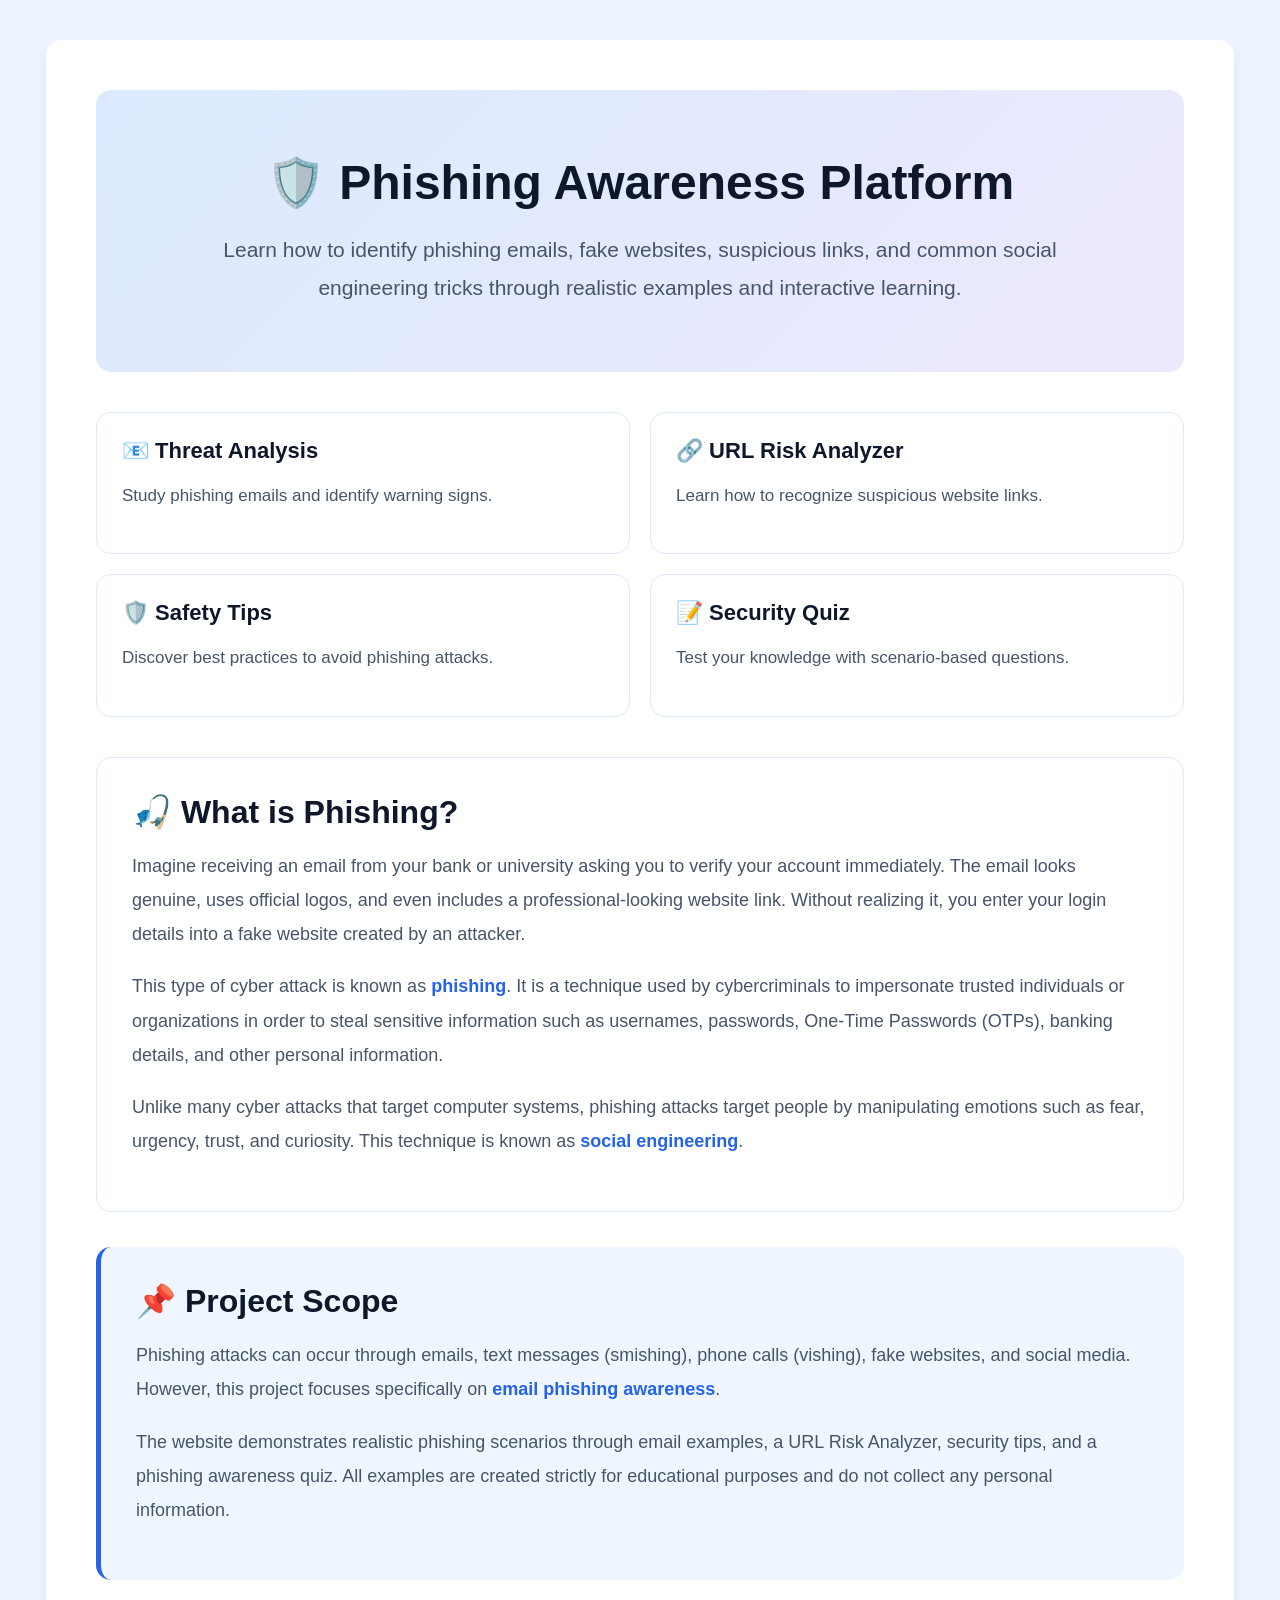
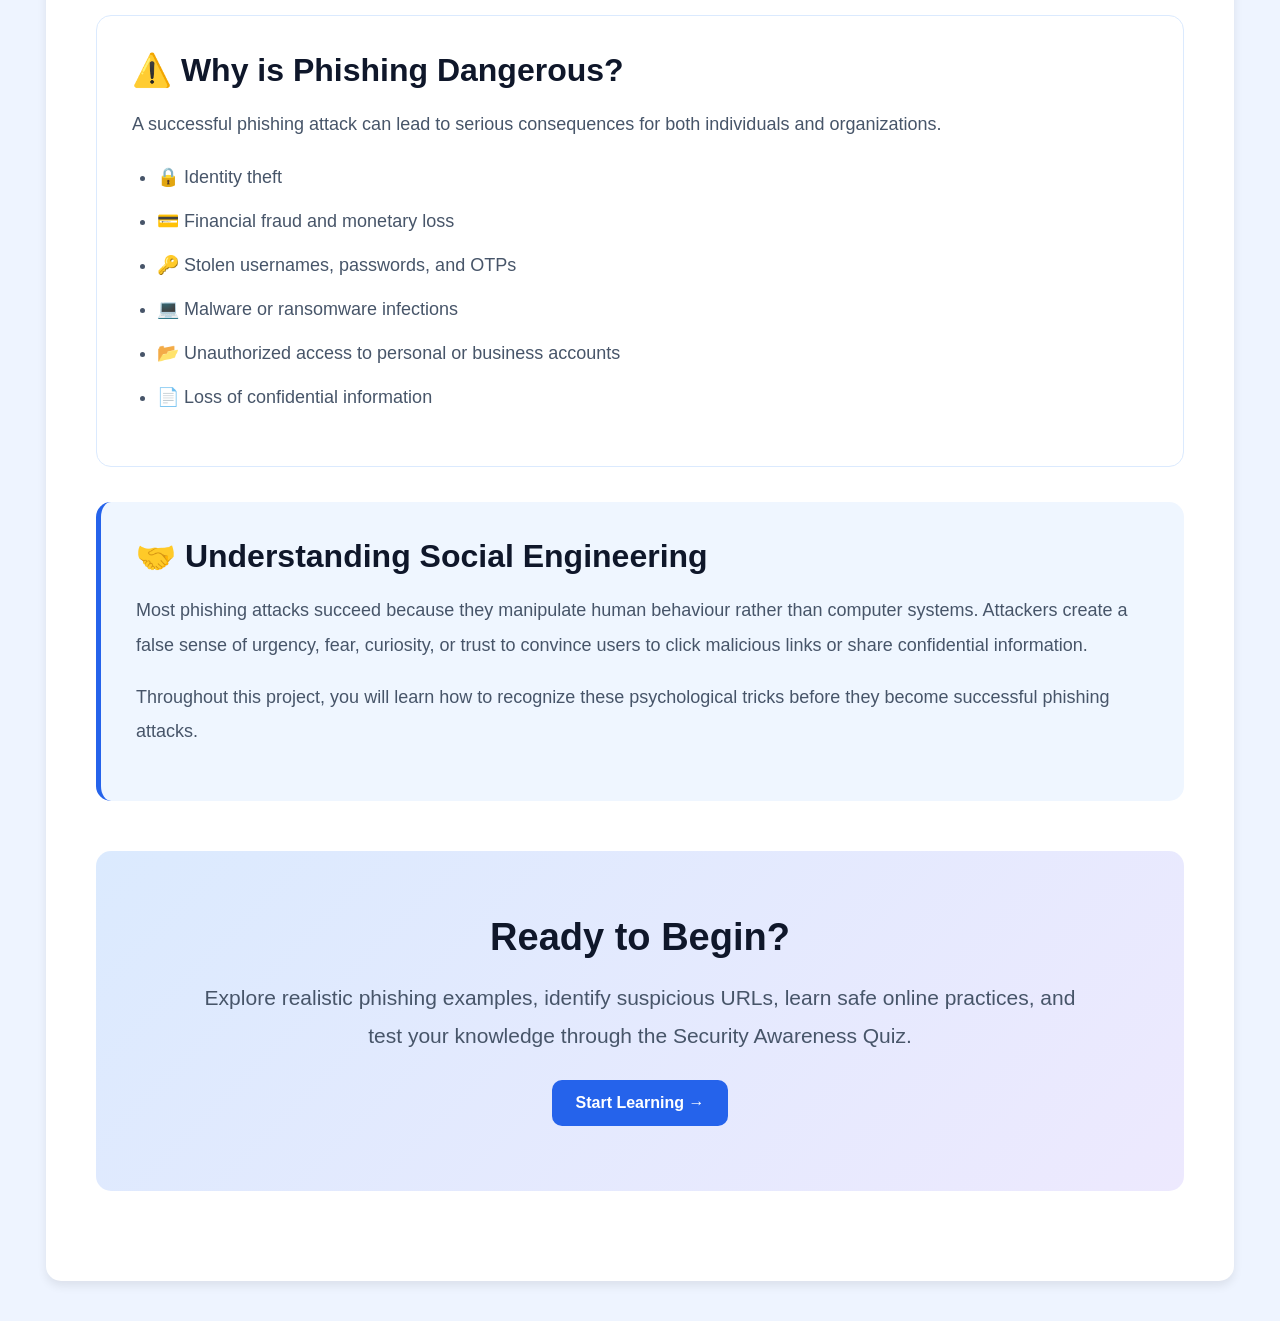
<file: index.html>
<!DOCTYPE html>
<html lang="en">
<head>
    <meta charset="UTF-8">
    <title>Phishing Awareness Platform</title>
    <link rel="stylesheet" href="style.css">
</head>
<body>
<div class="app-container">
<div class="hero">

<h1>🛡️ Phishing Awareness Platform</h1>

<p>
Learn how to identify phishing emails, fake websites, suspicious links, and common social engineering tricks through realistic examples and interactive learning.
</p>

</div>

<div class="feature-grid">

<a href="email-viewer.html" class="feature-card">
<h3>📧 Threat Analysis</h3>
<p>Study phishing emails and identify warning signs.</p>
</a>

<a href="email-viewer.html#url-checker" class="feature-card">
<h3>🔗 URL Risk Analyzer</h3>
<p>Learn how to recognize suspicious website links.</p>
</a>

<a href="tips.html" class="feature-card">
<h3>🛡️ Safety Tips</h3>
<p>Discover best practices to avoid phishing attacks.</p>
</a>

<a href="quiz.html" class="feature-card">
<h3>📝 Security Quiz</h3>
<p>Test your knowledge with scenario-based questions.</p>
</a>

</div>

<div class="info-section">

<h2>🎣 What is Phishing?</h2>

<p>
Imagine receiving an email from your bank or university asking you to verify your account immediately. The email looks genuine, uses official logos, and even includes a professional-looking website link. Without realizing it, you enter your login details into a fake website created by an attacker.
</p>

<p>
This type of cyber attack is known as <span class="highlight">phishing</span>. It is a technique used by cybercriminals to impersonate trusted individuals or organizations in order to steal sensitive information such as usernames, passwords, One-Time Passwords (OTPs), banking details, and other personal information.
</p>

<p>
Unlike many cyber attacks that target computer systems, phishing attacks target people by manipulating emotions such as fear, urgency, trust, and curiosity. This technique is known as <span class="highlight">social engineering</span>.
</p>

</div>

<div class="highlight-box">

<h2>📌 Project Scope</h2>

<p>
Phishing attacks can occur through emails, text messages (smishing), phone calls (vishing), fake websites, and social media. However, this project focuses specifically on <span class="highlight">email phishing awareness</span>.
</p>

<p>
The website demonstrates realistic phishing scenarios through email examples, a URL Risk Analyzer, security tips, and a phishing awareness quiz. All examples are created strictly for educational purposes and do not collect any personal information.
</p>

</div>

<div class="info-section">

<h2>⚠️ Why is Phishing Dangerous?</h2>

<p>
A successful phishing attack can lead to serious consequences for both individuals and organizations.
</p>

<ul>

<li>🔒 Identity theft</li>

<li>💳 Financial fraud and monetary loss</li>

<li>🔑 Stolen usernames, passwords, and OTPs</li>

<li>💻 Malware or ransomware infections</li>

<li>📂 Unauthorized access to personal or business accounts</li>

<li>📄 Loss of confidential information</li>

</ul>

</div>

<div class="highlight-box">

<h2>🤝 Understanding Social Engineering</h2>

<p>
Most phishing attacks succeed because they manipulate human behaviour rather than computer systems. Attackers create a false sense of urgency, fear, curiosity, or trust to convince users to click malicious links or share confidential information.
</p>

<p>
Throughout this project, you will learn how to recognize these psychological tricks before they become successful phishing attacks.
</p>

</div>

<div class="hero end-hero">

<h2>Ready to Begin?</h2>

<p>
Explore realistic phishing examples, identify suspicious URLs, learn safe online practices, and test your knowledge through the Security Awareness Quiz.
</p>

<a href="email-viewer.html" class="start-btn">
Start Learning →
</a>

</div>
</body>
</html>
</file>
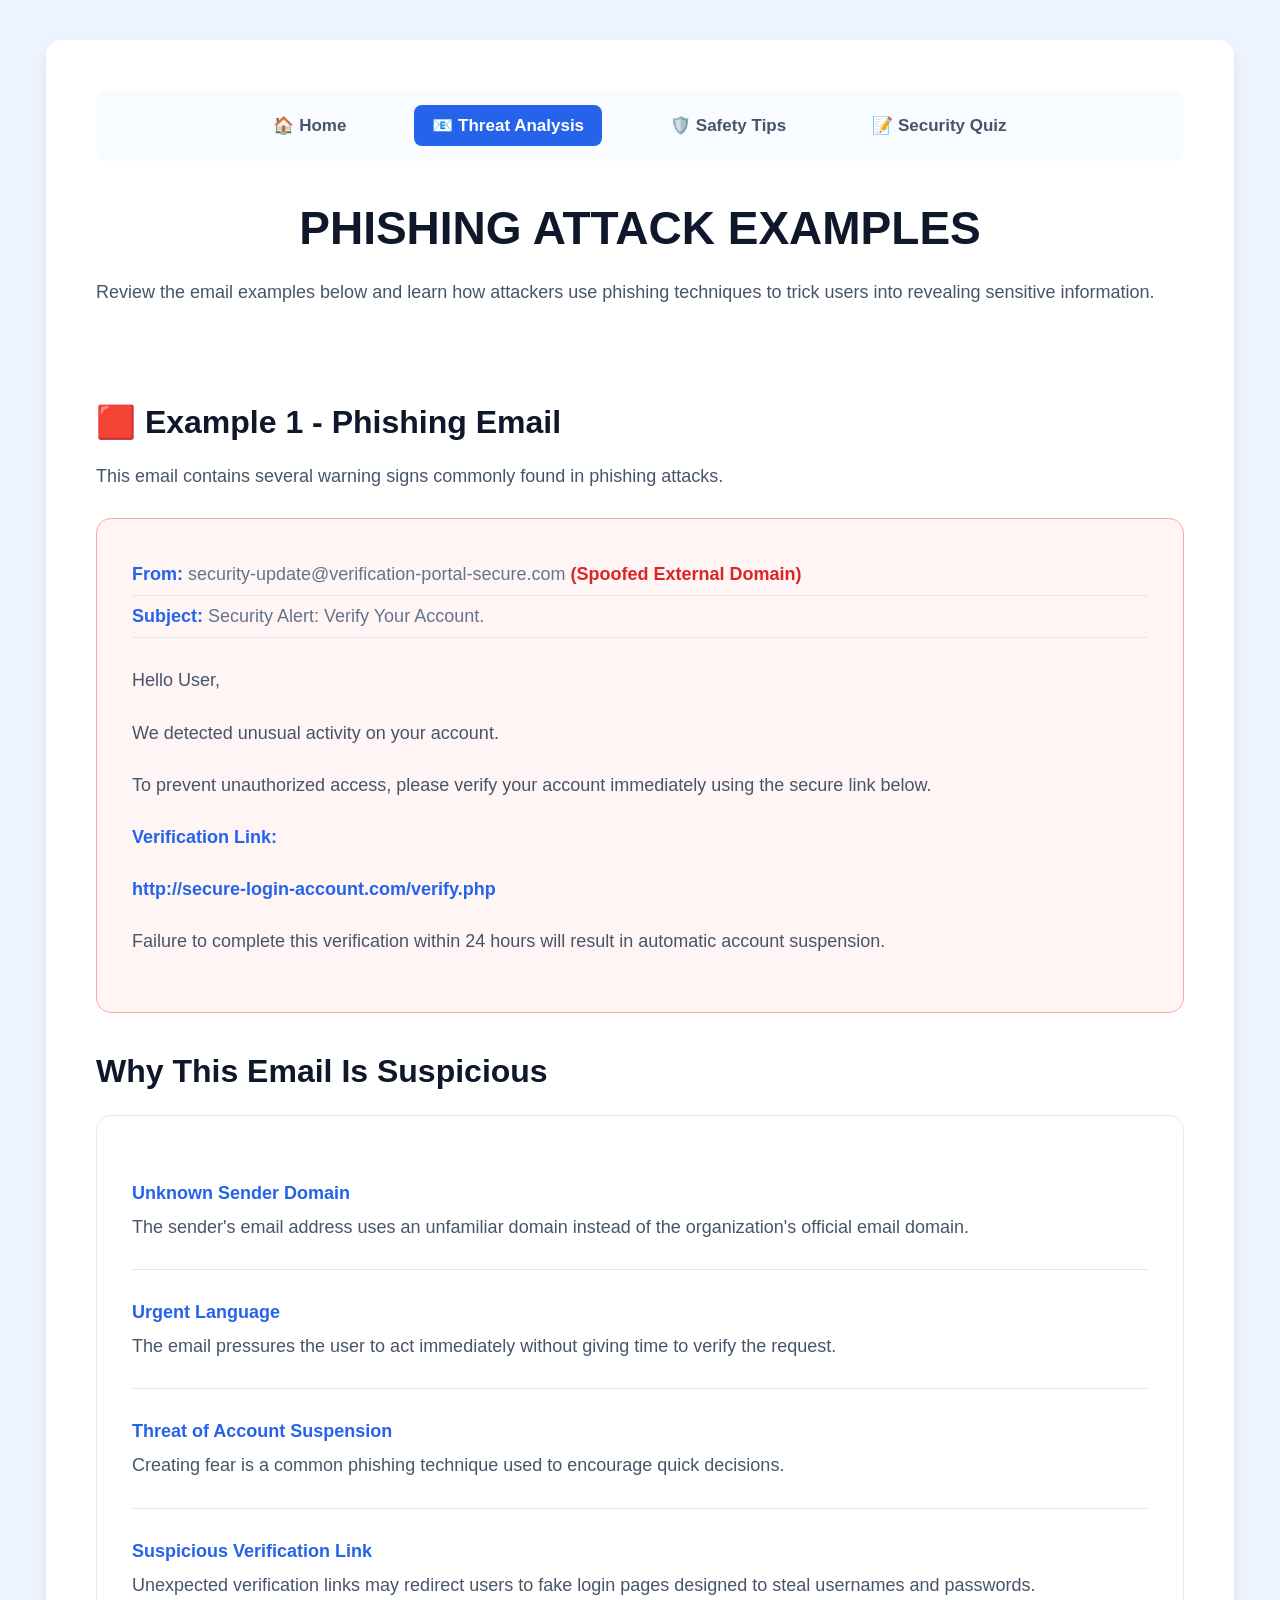
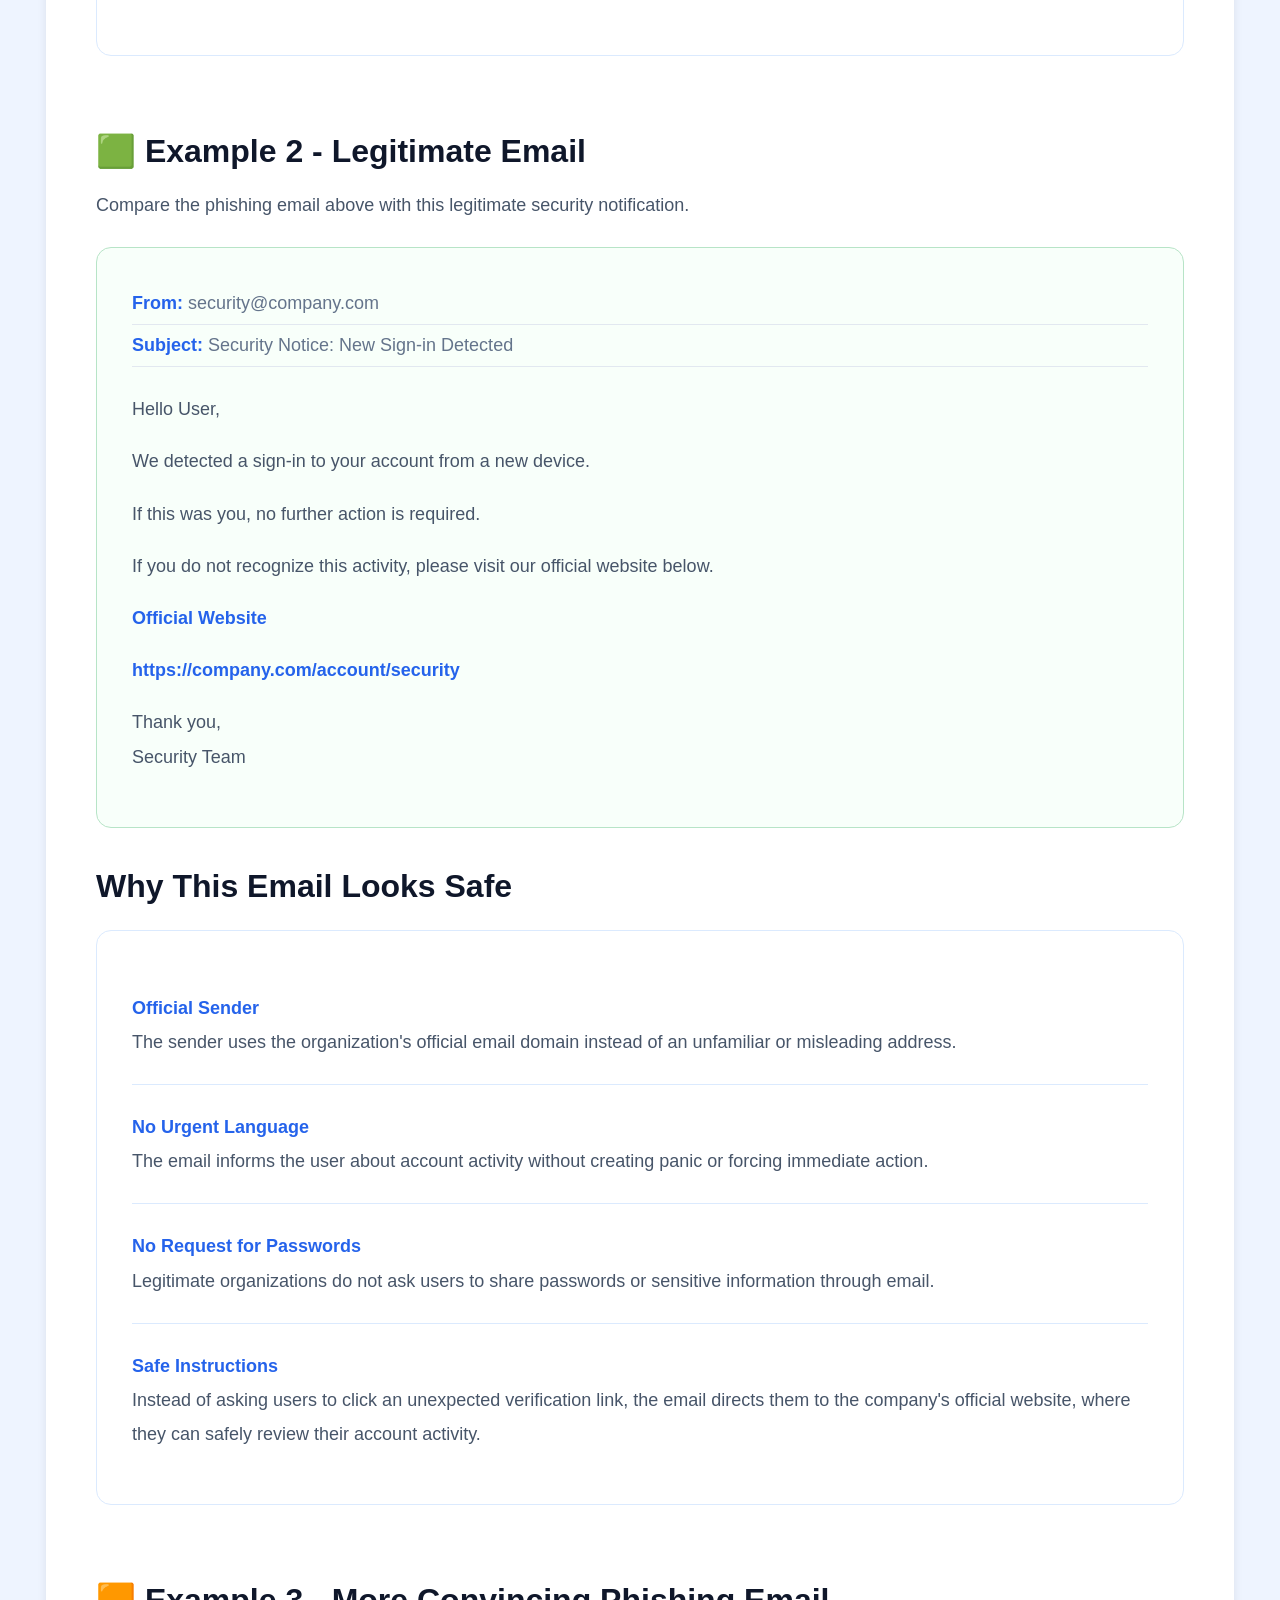
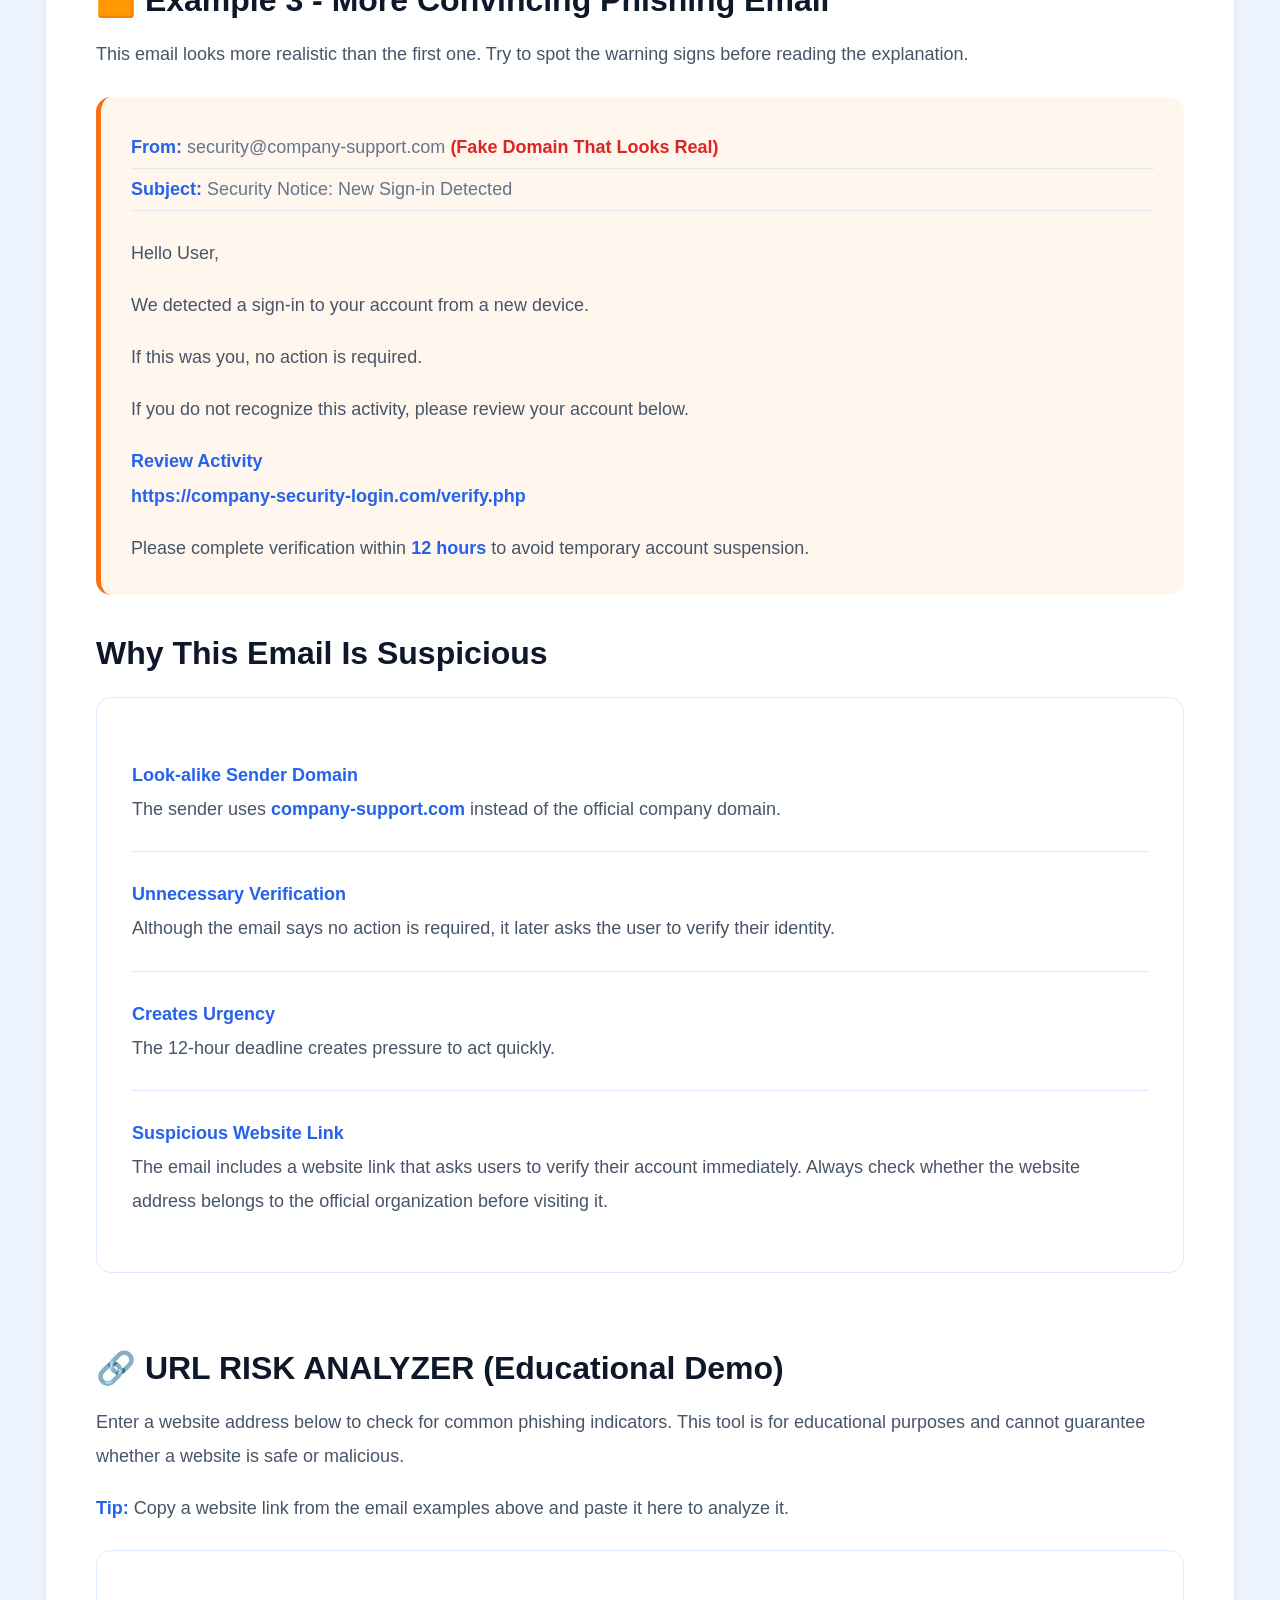
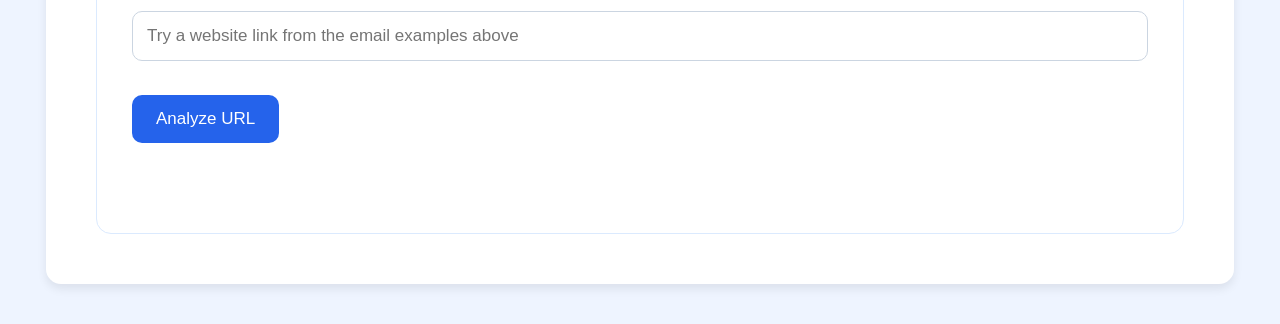
<file: email-viewer.html>
<!DOCTYPE html>
<html lang="en">
<head>
<meta charset="UTF-8">
<title>Threat Analysis Module</title>
<link rel="stylesheet" href="style.css">
</head>
<body>

<div class="app-container">

    <!-- Navigation -->
<div class="navigation">
<a href="index.html"> 🏠 Home </a>
<a href="email-viewer.html" class="active-link"> 📧 Threat Analysis</a>
<a href="tips.html"> 🛡️ Safety Tips</a>
<a href="quiz.html"> 📝 Security Quiz</a>

</div>

<h1> PHISHING ATTACK EXAMPLES </h1>

<p>
Review the email examples below and learn how attackers use phishing
techniques to trick users into revealing sensitive information.
</p>
<br> <br>


    <!-- Example 1 -->
<h2>🟥 Example 1 - Phishing Email</h2>

<p>
This email contains several warning signs commonly found in phishing attacks.
</p>

<div class="threat-simulator">

<div class="meta-line">
<span class="highlight">From:</span>
security-update@verification-portal-secure.com
<span class="danger-text">(Spoofed External Domain)</span>
</div>

<div class="meta-line">
<span class="highlight">Subject:</span>
Security Alert: Verify Your Account.
</div>

<div class="email-body">

<p>Hello User,</p>

<p>
We detected unusual activity on your account. 
</p>
            

<p>
To prevent unauthorized access, please verify your account immediately using the secure link below.
</p>
            
<p><span class="highlight">Verification Link:</span></p>
<a class="email-link" href="http://secure-login-account.com/verify.php" 
onclick="return false;">

http://secure-login-account.com/verify.php
</a>
<p>
Failure to complete this verification within 24 hours
will result in automatic account suspension.
</p>

</div>

</div>


    <!-- Threat Analysis -->
<h2>Why This Email Is Suspicious</h2>

<div class="analysis-box">
<div class="email-body">

<p>
<span class="highlight">Unknown Sender Domain</span><br>
The sender's email address uses an unfamiliar domain instead of the organization's official email domain.
</p>

<hr>

<p>
<span class="highlight">Urgent Language</span><br>
The email pressures the user to act immediately without giving time to verify the request.
</p>

<hr>

<p>
<span class="highlight">Threat of Account Suspension</span><br>
Creating fear is a common phishing technique used to encourage quick decisions.
</p>

<hr>

<p>
<span class="highlight">Suspicious Verification Link</span><br>
Unexpected verification links may redirect users to fake login pages designed to steal usernames and passwords.
</p>

</div>

</div>
<br> <br>

    <!-- Example 2 -->
<h2>🟩 Example 2 - Legitimate Email </h2>

<p>
Compare the phishing email above with this legitimate security notification.
</p>

<div class="threat-simulator" style="background:#f8fffa;border:1px solid #b7e4c7;">

<div class="meta-line">
<span class="highlight">From:</span>
security@company.com
</div>

<div class="meta-line">
<span class="highlight">Subject:</span>
Security Notice: New Sign-in Detected
</div>

<div class="email-body">

<p>Hello User,</p>

<p>
We detected a sign-in to your account from a new device.
</p>

<p>
If this was you, no further action is required.
</p>

<p>
If you do not recognize this activity, please visit our official website below.
</p>

<p><span class="highlight">Official Website</span></p>

<a class="email-link" href="https://company.com/account/security" onclick="return false;">
https://company.com/account/security
</a>

<p>
Thank you,<br>
Security Team
</p>

</div>

</div>


    <!-- Why this email is safe -->
<h2>Why This Email Looks Safe</h2>

<div class="analysis-box">

<div class="email-body">

<p>
<span class="highlight">Official Sender</span><br>
The sender uses the organization's official email domain instead of an unfamiliar or misleading address.
</p>

<hr>

<p>
<span class="highlight">No Urgent Language</span><br>
The email informs the user about account activity without creating panic or forcing immediate action.
</p>

<hr>

<p>
<span class="highlight">No Request for Passwords</span><br>
Legitimate organizations do not ask users to share passwords or sensitive information through email.
</p>

<hr>

<p>
<span class="highlight">Safe Instructions</span><br>
Instead of asking users to click an unexpected verification link, the email directs them to the company's official website, where they can safely review their account activity.
</p>

</div>

</div>
<br> <br>

    <!-- Example 3 -->
<h2>🟧 Example 3 - More Convincing Phishing Email</h2>

<p>
This email looks more realistic than the first one. Try to spot the warning signs before reading the explanation.
</p>

<div class="warning-box">

<div class="meta-line">
<span class="highlight">From:</span>
security@company-support.com
<span class="danger-text">(Fake Domain That Looks Real)</span>
</div>

<div class="meta-line">
<span class="highlight">Subject:</span>
Security Notice: New Sign-in Detected
</div>

<div class="email-body">

<p>Hello User,</p>

<p>We detected a sign-in to your account from a new device.</p>

<p>If this was you, no action is required.</p>

<p>If you do not recognize this activity, please review your account below.</p>

<p><span class="highlight">Review Activity</span></p>

<a class="email-link" href="https://company-security-login.com/verify.php" onclick="return false;">
https://company-security-login.com/verify.php
</a>

<p>Please complete verification within <span class="highlight">12 hours</span> to avoid temporary account suspension.</p>

</div>
</div>

    <!-- Threat Analysis -->
<h2>Why This Email Is Suspicious</h2>

<div class="analysis-box">

<div class="email-body">

<p>
<span class="highlight">Look-alike Sender Domain</span><br>
The sender uses <span class="highlight">company-support.com</span> instead of the official company domain.
</p>

<hr>

<p>
<span class="highlight">Unnecessary Verification</span><br>
Although the email says no action is required, it later asks the user to verify their identity.
</p>

<hr>

<p>
<span class="highlight">Creates Urgency</span><br>
The 12-hour deadline creates pressure to act quickly.
</p>

<hr>

<p>
<span class="highlight">Suspicious Website Link</span><br>
The email includes a website link that asks users to verify their account immediately. Always check whether the website address belongs to the official organization before visiting it.
</p>

</div>

</div>
<br><br>

    <!-- URL Risk Analyzer -->
<h2>🔗 URL RISK ANALYZER (Educational Demo)</h2>

<p>
Enter a website address below to check for common phishing indicators.
This tool is for educational purposes and cannot guarantee whether a website is safe or malicious.
</p>

<p><span class="highlight">Tip:</span> Copy a website link from the email examples above and paste it here to analyze it.</p>

<div class="analysis-box">

<div class="email-body">

<input
type="text"
id="urlInput"
class="url-input"
placeholder="Try a website link from the email examples above">

<br><br>

<button type="button" class="analyze-btn" onclick="checkURL()">
Analyze URL
</button>

<br><br>

<p id="result" class="result-text"></p>

</div>

</div>

    <!-- JAVASCRIPT SECTION -->
<script>

function checkURL() {

let url = document.getElementById("urlInput").value.trim().toLowerCase();
let result = document.getElementById("result");

if(url == ""){

result.style.color = "#dc2626";
result.innerHTML = "Please enter a website URL.";
return;

}

let score = 0;
let indicators = [];

// Check if HTTPS is used

if(url.startsWith("https://")){

indicators.push("✔ HTTPS detected.");

}
else{

score += 2;
indicators.push("✖ Website does not use HTTPS.");

}

// Check for @ symbol
if(url.includes("@")){

score += 3;
indicators.push("✖ Contains '@' symbol.");

}

// Check for suspicious words
let words = [
"login",
"verify",
"secure",
"update",
"password",
"bank",
"payment",
"money"
];

for(let i = 0; i < words.length; i++){

if(url.includes(words[i])){

score++;
indicators.push("✖ Contains keyword: " + words[i]);

}

}

// Check URL length
if(url.length > 60){

score++;
indicators.push("✖ URL is unusually long.");

}

// Check number of hyphens
let hyphenCount = (url.match(/-/g) || []).length;

if(hyphenCount >= 3){

score++;
indicators.push("✖ Contains many hyphens.");

}

// Check for PHP page
if(url.includes(".php")){

score++;
indicators.push("✖ Uses a PHP page.");

}

// Check for IP address
if(/https?:\/\/(\d{1,3}\.){3}\d{1,3}/.test(url)){

score += 3;
indicators.push("✖ Uses an IP address instead of a domain name.");

}

// Check uncommon domain extensions
if(
url.endsWith(".xyz") ||
url.endsWith(".top") ||
url.endsWith(".click") ||
url.endsWith(".link")
){

score++;
indicators.push("✖ Uses an uncommon domain extension.");

}

// If nothing suspicious is found
if(indicators.length == 1 && indicators[0] == "✔ HTTPS detected."){

indicators.push("✔ No common phishing indicators detected.");

}

let status = "";
let colour = "";
let recommendation = "";

if(score <= 1){

status = "🟢 Appears Safe";
colour = "#16a34a";

recommendation =
"No obvious phishing indicators were detected. Always verify a website before entering personal information.";

}
else if(score <= 4){

status = "🟡 Needs Caution";
colour = "#ca8a04";

recommendation =
"Some suspicious characteristics were detected. Check the website carefully before continuing.";

}
else{

status = "🔴 Suspicious";
colour = "#dc2626";

recommendation =
"Several phishing indicators were detected. Avoid entering personal information until the website has been verified.";

}

result.style.color = colour;

result.innerHTML =
"<span class='highlight'>Analysis Complete</span><br><br>" +
"<span class='highlight'>Website Status:</span> " + status +
"<br><br>" +
"<span class='highlight'>Detected Indicators:</span><br>" +
indicators.join("<br>") +
"<br><br>" +
"<span class='highlight'>Recommendation:</span><br>" +
recommendation;

}

</script>
</body>
</html>
</file>
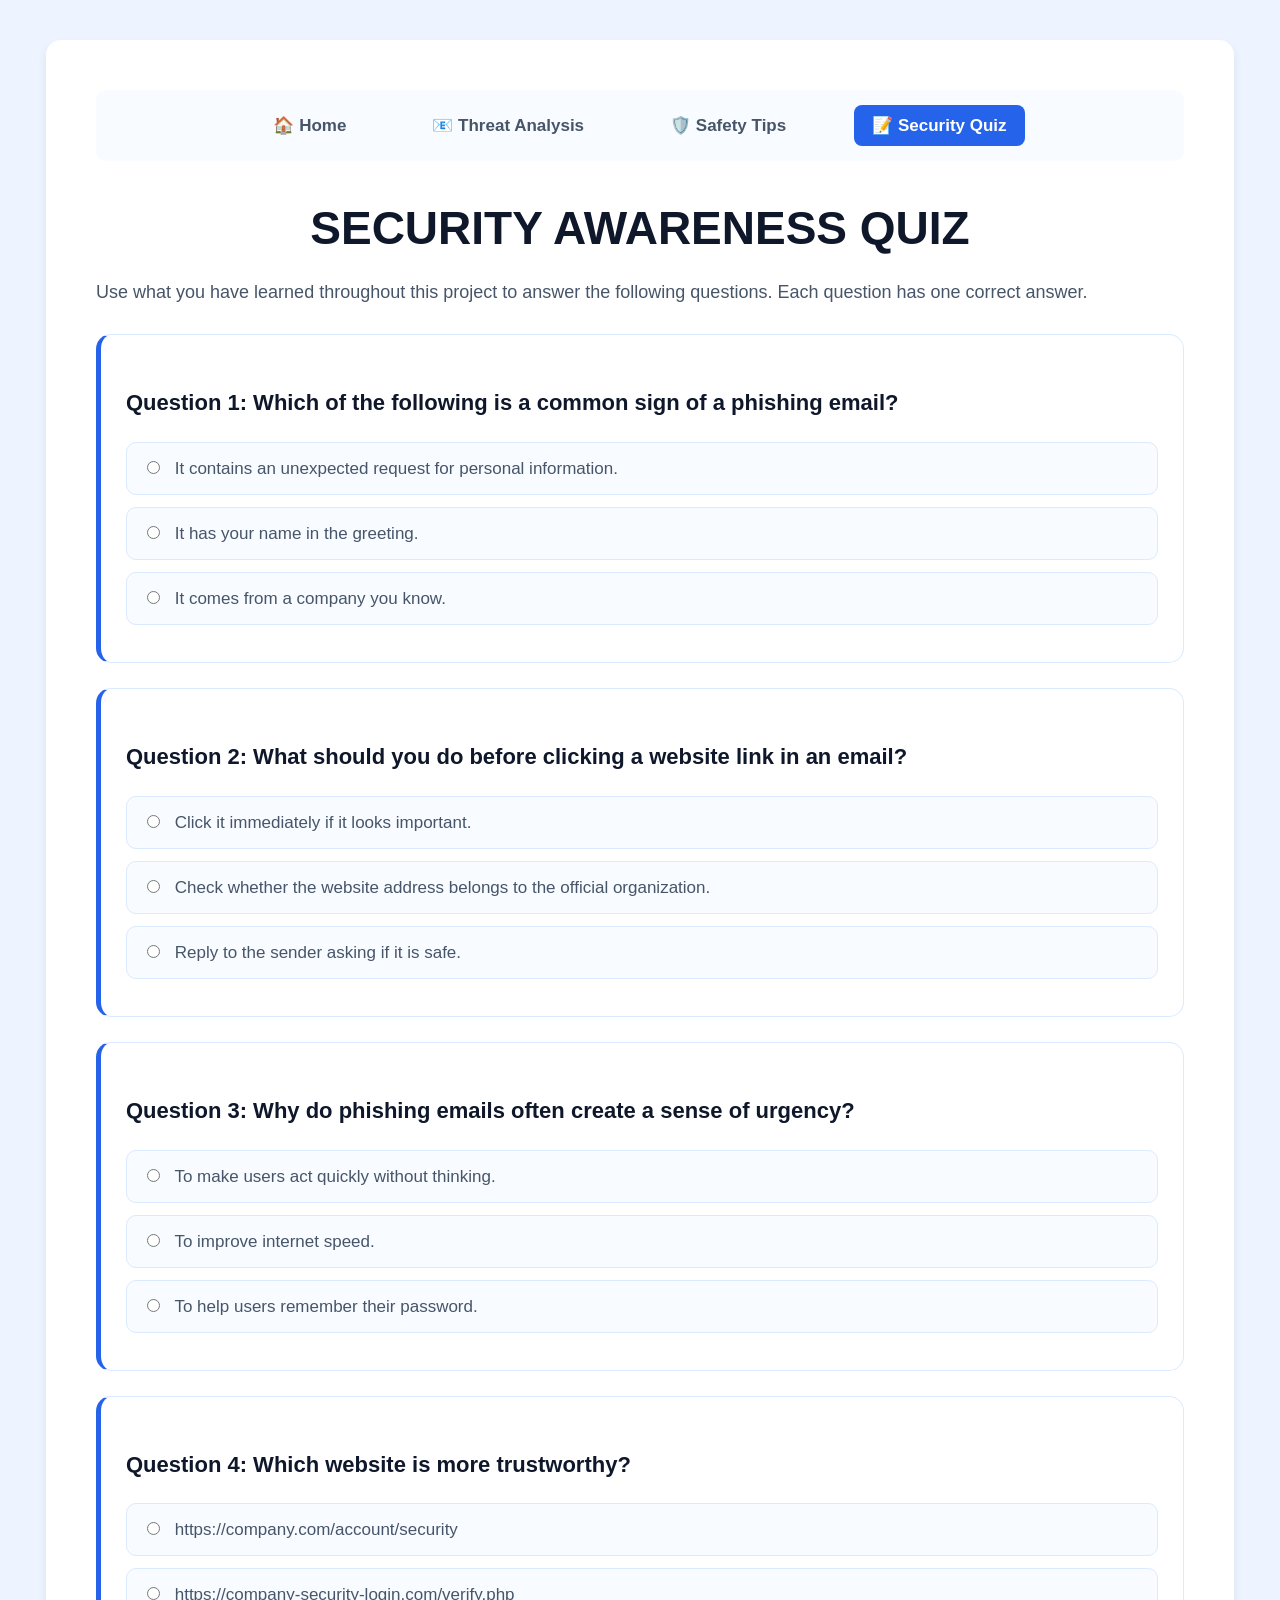
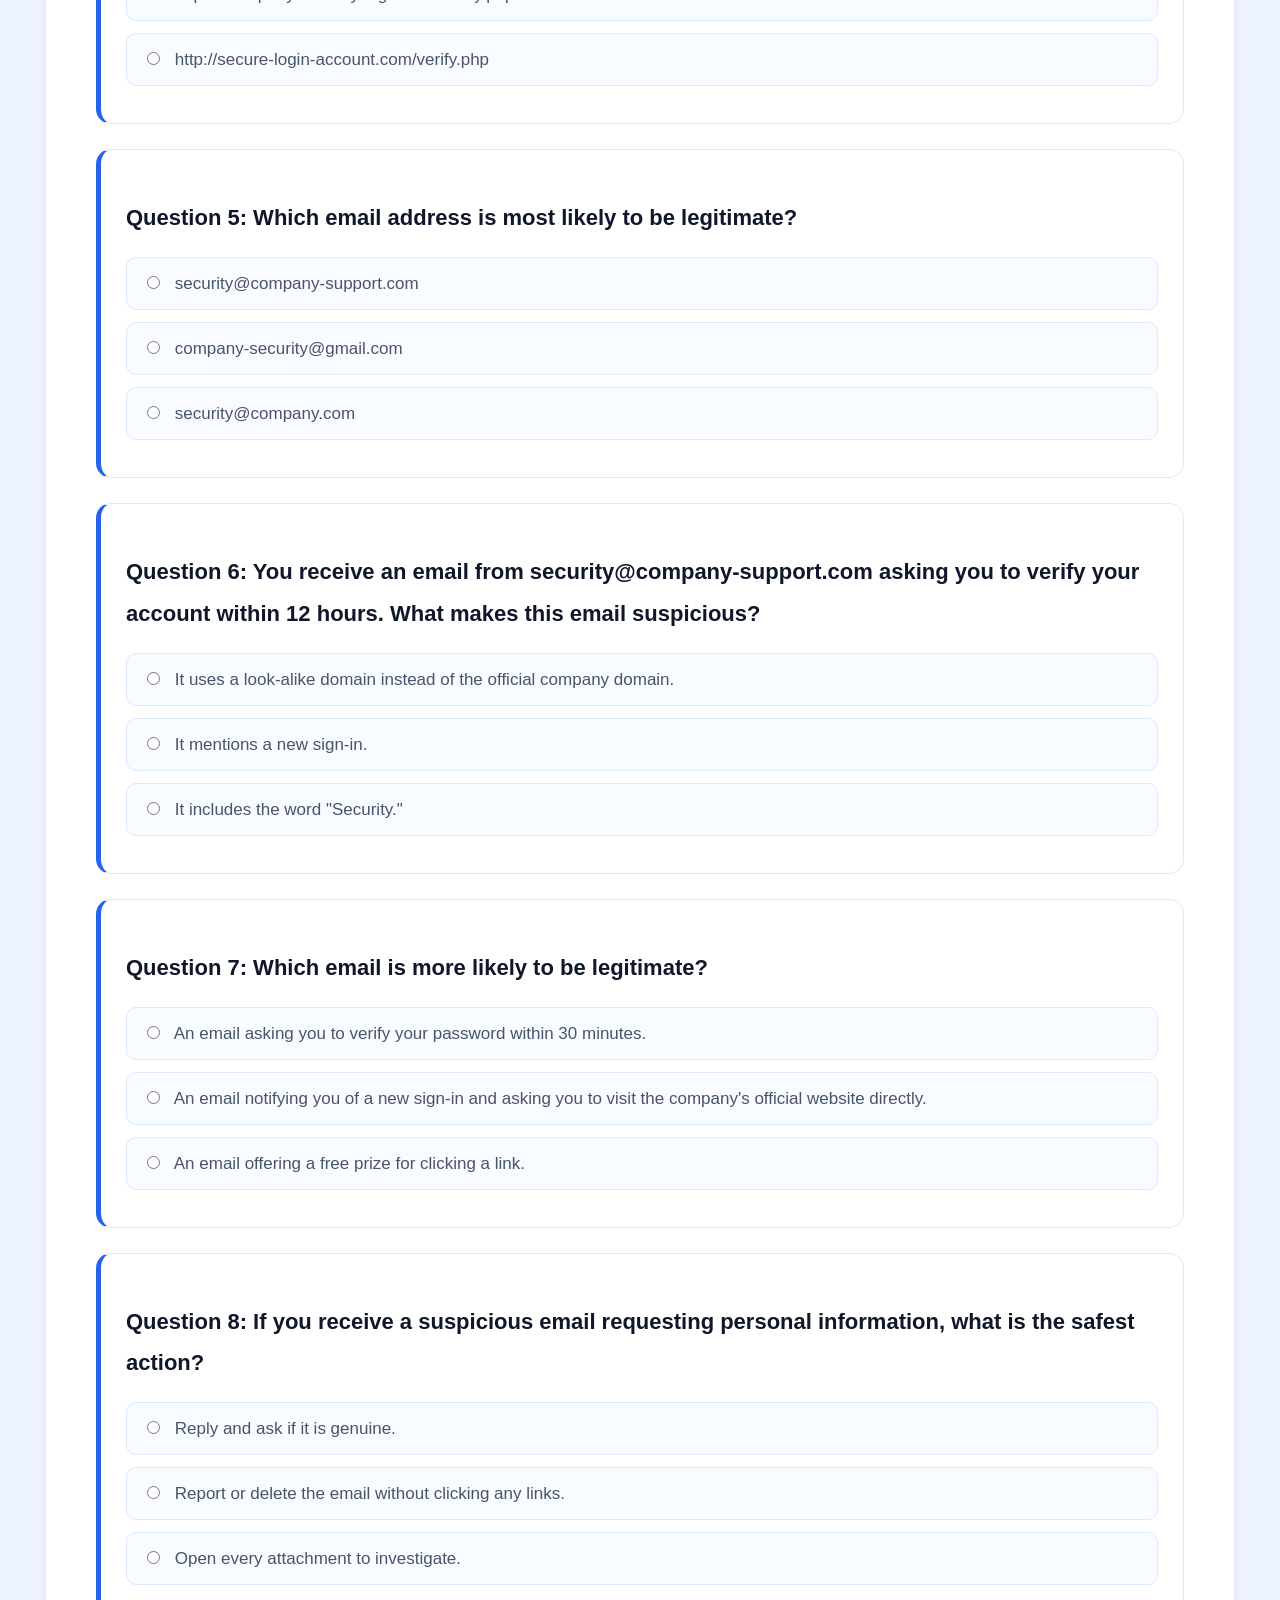
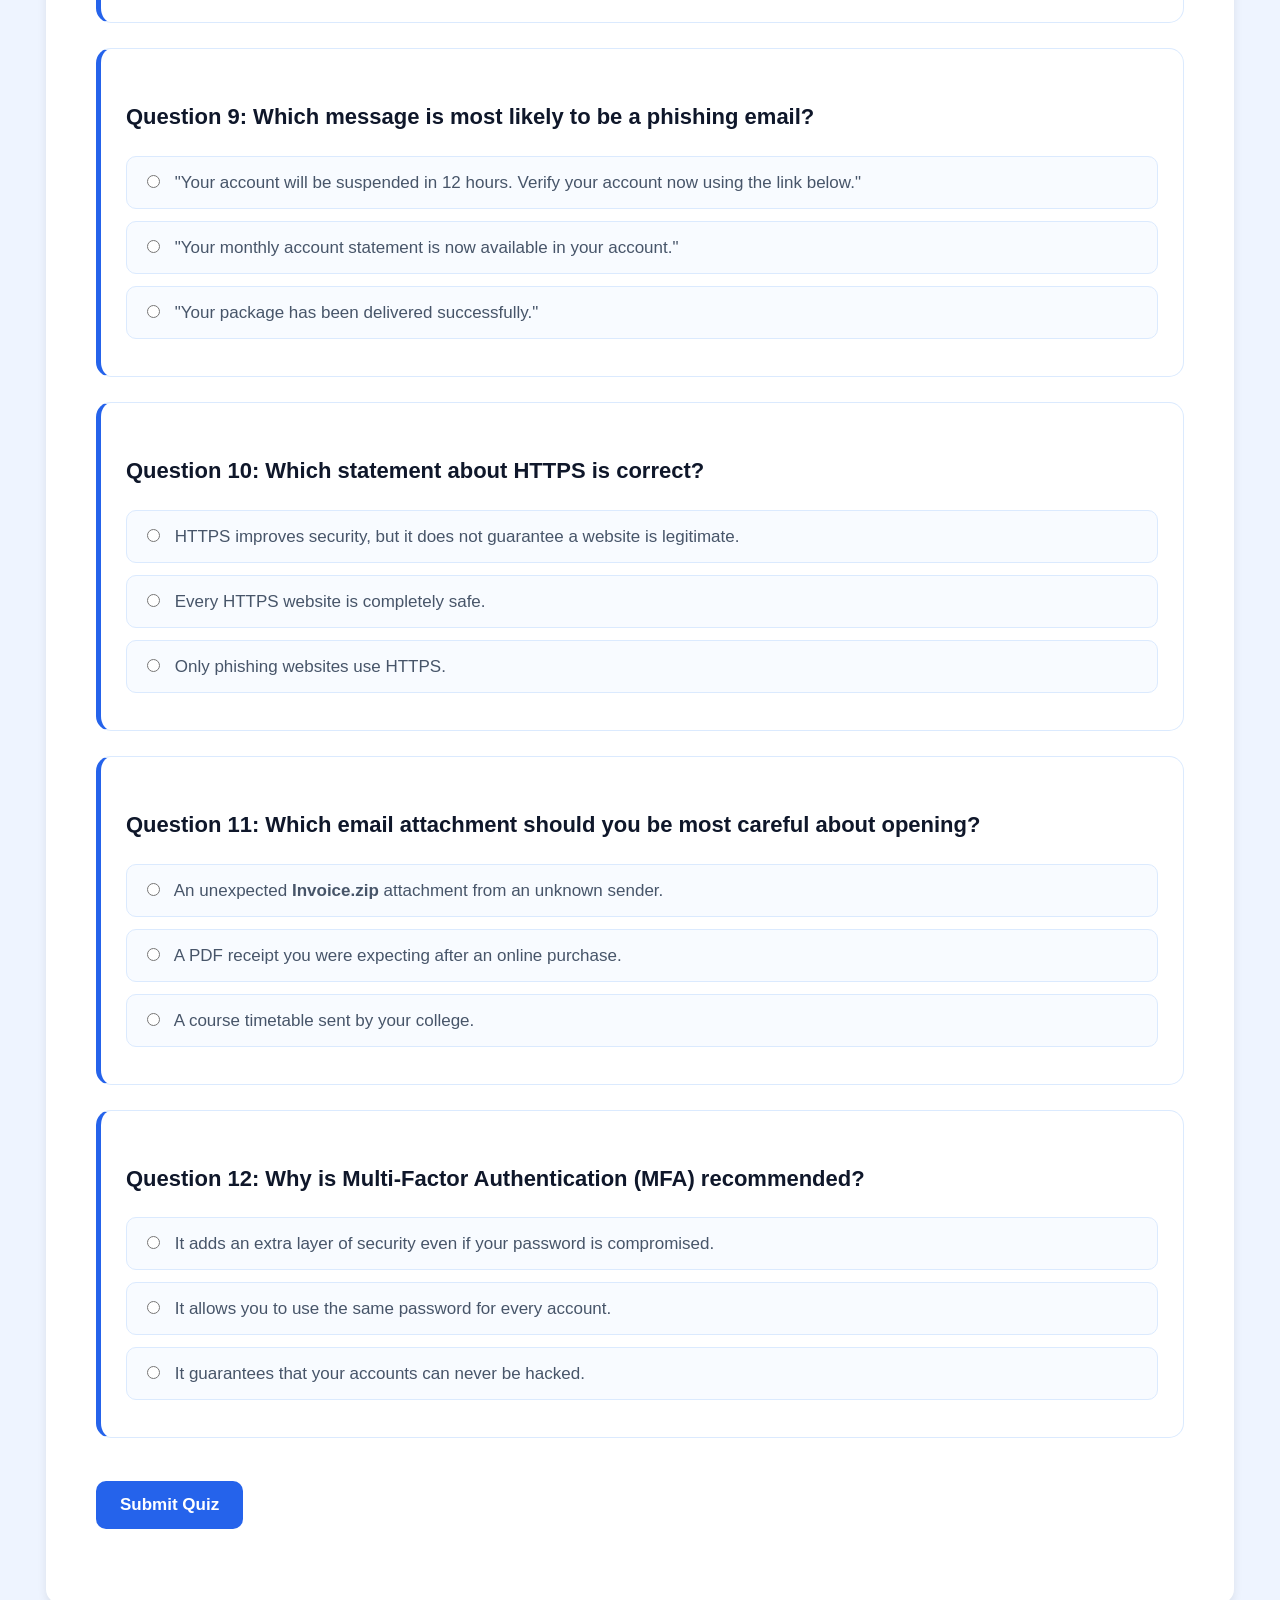
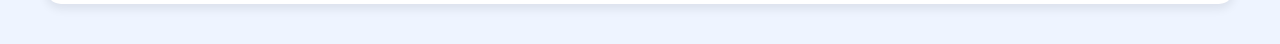
<file: quiz.html>
<!DOCTYPE html>
<html lang="en">

<head>
<meta charset="UTF-8">
<title>Security Quiz</title>
<link rel="stylesheet" href="style.css">
</head>

<body>

<div class="app-container">

<!-- Navigation -->

<div class="navigation">
<a href="index.html"> 🏠 Home </a>
<a href="email-viewer.html"> 📧 Threat Analysis</a>
<a href="tips.html"> 🛡️ Safety Tips</a>
<a href="quiz.html" class="active-link"> 📝 Security Quiz</a>

</div>

<h1>SECURITY AWARENESS QUIZ</h1>

<p>
Use what you have learned throughout this project to answer the following questions. Each question has one correct answer.
</p>

<form>

<!-- Question 1 -->

<div class="question-box">

<p class="question-title">
Question 1: Which of the following is a common sign of a phishing email?
</p>

<label class="option">
<input type="radio" name="q1" value="1">
It contains an unexpected request for personal information.
</label>

<label class="option">
<input type="radio" name="q1" value="0">
It has your name in the greeting.
</label>

<label class="option">
<input type="radio" name="q1" value="0">
It comes from a company you know.
</label>

</div>

<!-- Question 2 -->

<div class="question-box">

<p class="question-title">
Question 2: What should you do before clicking a website link in an email?
</p>

<label class="option">
<input type="radio" name="q2" value="0">
Click it immediately if it looks important.
</label>

<label class="option">
<input type="radio" name="q2" value="1">
Check whether the website address belongs to the official organization.
</label>

<label class="option">
<input type="radio" name="q2" value="0">
Reply to the sender asking if it is safe.
</label>

</div>

<!-- Question 3 -->

<div class="question-box">

<p class="question-title">
Question 3: Why do phishing emails often create a sense of urgency?
</p>

<label class="option">
<input type="radio" name="q3" value="1">
To make users act quickly without thinking.
</label>

<label class="option">
<input type="radio" name="q3" value="0">
To improve internet speed.
</label>

<label class="option">
<input type="radio" name="q3" value="0">
To help users remember their password.
</label>

</div>

<!-- Question 4 -->

<div class="question-box">

<p class="question-title">
Question 4: Which website is more trustworthy?
</p>

<label class="option">
<input type="radio" name="q4" value="1">
https://company.com/account/security
</label>

<label class="option">
<input type="radio" name="q4" value="0">
https://company-security-login.com/verify.php
</label>

<label class="option">
<input type="radio" name="q4" value="0">
http://secure-login-account.com/verify.php
</label>

</div>

<!-- Question 5-->
<div class="question-box">

<p class="question-title">
Question 5: Which email address is most likely to be legitimate?
</p>

<label class="option">
<input type="radio" name="q5" value="0">
security@company-support.com
</label>

<label class="option">
<input type="radio" name="q5" value="0">
company-security@gmail.com
</label>

<label class="option">
<input type="radio" name="q5" value="1">
security@company.com
</label>

</div>

<!-- Question 6 -->

<div class="question-box">

<p class="question-title">
Question 6: You receive an email from security@company-support.com asking you to verify your account within 12 hours. What makes this email suspicious?
</p>

<label class="option">
<input type="radio" name="q6" value="1">
It uses a look-alike domain instead of the official company domain.
</label>

<label class="option">
<input type="radio" name="q6" value="0">
It mentions a new sign-in.
</label>

<label class="option">
<input type="radio" name="q6" value="0">
It includes the word "Security."
</label>

</div>

<!-- Question 7 -->

<div class="question-box">

<p class="question-title">
Question 7: Which email is more likely to be legitimate?
</p>

<label class="option">
<input type="radio" name="q7" value="0">
An email asking you to verify your password within 30 minutes.
</label>

<label class="option">
<input type="radio" name="q7" value="1">
An email notifying you of a new sign-in and asking you to visit the company's official website directly.
</label>

<label class="option">
<input type="radio" name="q7" value="0">
An email offering a free prize for clicking a link.
</label>

</div>

<!-- Question 8 -->

<div class="question-box">

<p class="question-title">
Question 8: If you receive a suspicious email requesting personal information, what is the safest action?
</p>

<label class="option">
<input type="radio" name="q8" value="0">
Reply and ask if it is genuine.
</label>

<label class="option">
<input type="radio" name="q8" value="1">
Report or delete the email without clicking any links.
</label>

<label class="option">
<input type="radio" name="q8" value="0">
Open every attachment to investigate.
</label>

</div>

<!-- Question 9 -->

<div class="question-box">

<p class="question-title">
Question 9: Which message is most likely to be a phishing email?
</p>

<label class="option">
<input type="radio" name="q9" value="1">
"Your account will be suspended in 12 hours. Verify your account now using the link below."
</label>

<label class="option">
<input type="radio" name="q9" value="0">
"Your monthly account statement is now available in your account."
</label>

<label class="option">
<input type="radio" name="q9" value="0">
"Your package has been delivered successfully."
</label>

</div>

<!-- Question 10 -->

<div class="question-box">

<p class="question-title">
Question 10: Which statement about HTTPS is correct?
</p>

<label class="option">
<input type="radio" name="q10" value="1">
HTTPS improves security, but it does not guarantee a website is legitimate.
</label>

<label class="option">
<input type="radio" name="q10" value="0">
Every HTTPS website is completely safe.
</label>

<label class="option">
<input type="radio" name="q10" value="0">
Only phishing websites use HTTPS.
</label>

</div>

<!-- Question 11 -->

<div class="question-box">

<p class="question-title">
Question 11: Which email attachment should you be most careful about opening?
</p>

<label class="option">
<input type="radio" name="q11" value="1">
An unexpected <strong>Invoice.zip</strong> attachment from an unknown sender.
</label>

<label class="option">
<input type="radio" name="q11" value="0">
A PDF receipt you were expecting after an online purchase.
</label>

<label class="option">
<input type="radio" name="q11" value="0">
A course timetable sent by your college.
</label>

</div>

<!-- Question 12 -->

<div class="question-box">

<p class="question-title">
Question 12: Why is Multi-Factor Authentication (MFA) recommended?
</p>

<label class="option">
<input type="radio" name="q12" value="1">
It adds an extra layer of security even if your password is compromised.
</label>

<label class="option">
<input type="radio" name="q12" value="0">
It allows you to use the same password for every account.
</label>

<label class="option">
<input type="radio" name="q12" value="0">
It guarantees that your accounts can never be hacked.
</label>

</div>

<br>

<button type="button" class="submit-btn" onclick="checkAnswers()">
Submit Quiz
</button>

<p id="quizResult"></p>

</form>

</div>

<script>

function checkAnswers(){

let score = 0;
let answered = 0;

for(let i = 1; i <= 12; i++){

let answer = document.querySelector('input[name="q' + i + '"]:checked');

if(answer){

answered++;

if(answer.value == "1"){

score++;

}

}

}

if(answered < 12){

alert("Please answer all 12 questions before submitting the quiz.");

return;

}

localStorage.setItem("quizScore", score);

window.location.href = "report.html";

}

</script>
</body>
</html>
</file>
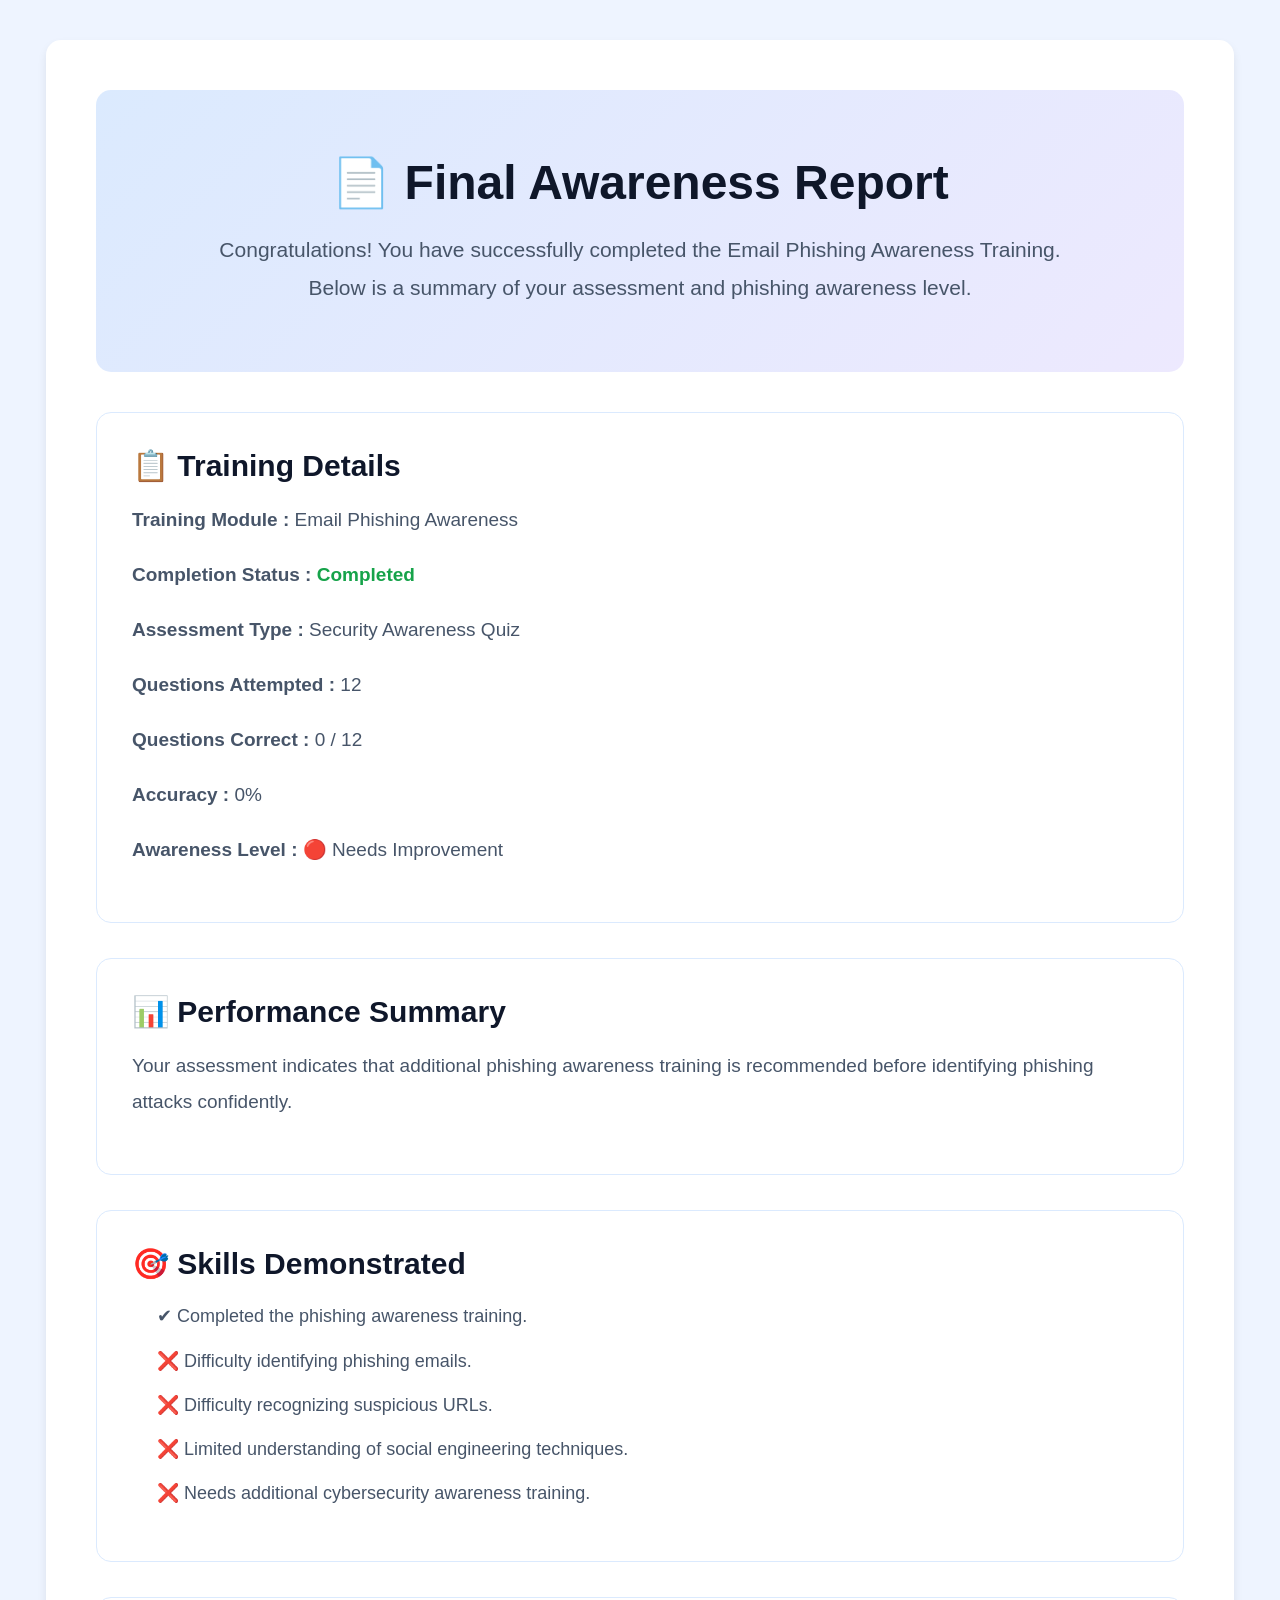
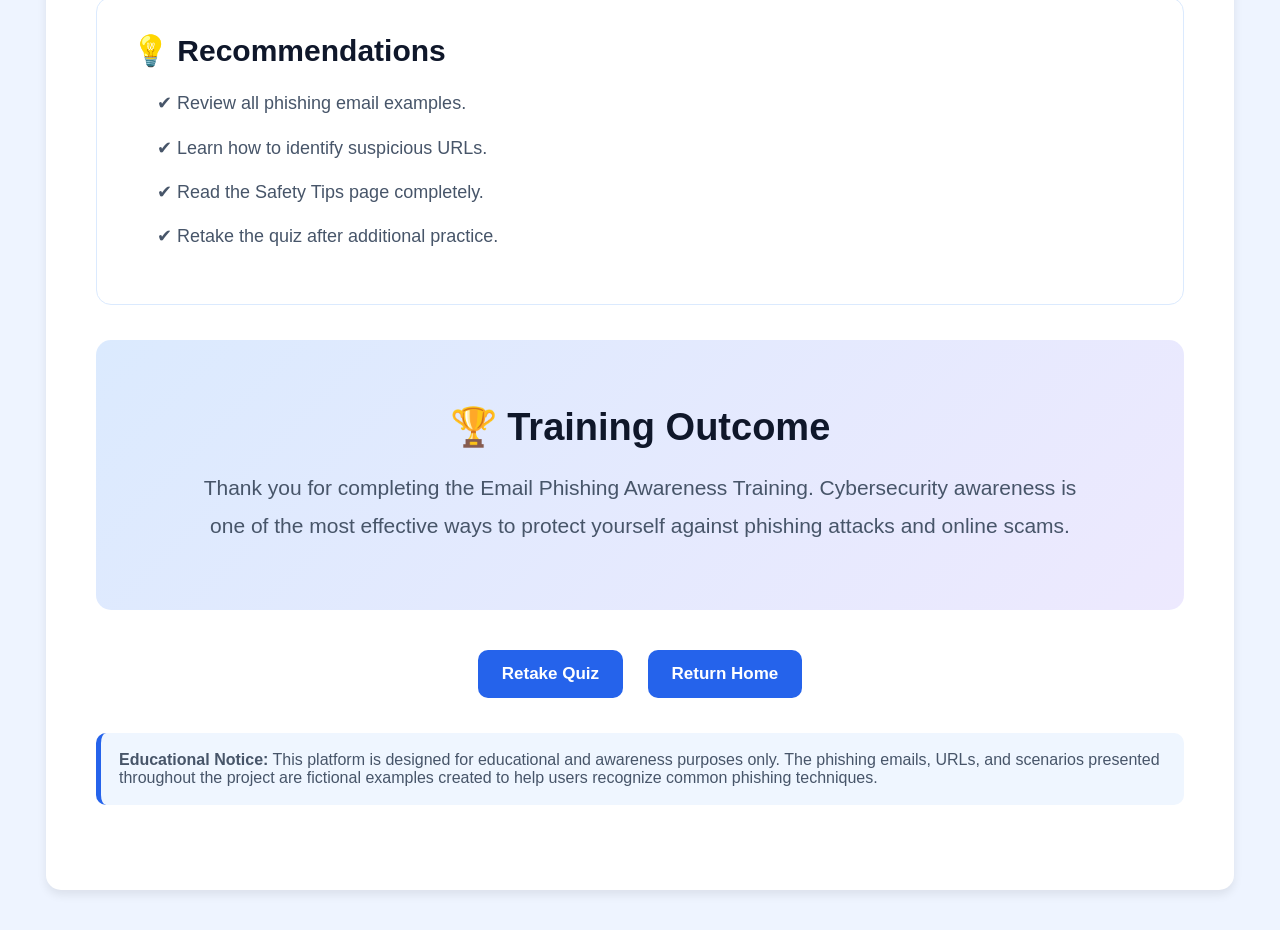
<file: report.html>
<!DOCTYPE html>

<html lang="en">

<head>
<meta charset="UTF-8">
<title>Final Awareness Report</title>
<link rel="stylesheet" href="style.css">
</head>

<body>

<div class="app-container">

<div class="hero">

<h1>📄 Final Awareness Report</h1>

<p>

Congratulations! You have successfully completed the Email Phishing Awareness Training.

Below is a summary of your assessment and phishing awareness level.

</p>

</div>

<div class="report-box">

<h2>📋 Training Details</h2>

<p><strong>Training Module :</strong> Email Phishing Awareness</p>

<p><strong>Completion Status :</strong> <span class="completed">Completed</span></p>

<p><strong>Assessment Type :</strong> Security Awareness Quiz</p>

<p><strong>Questions Attempted :</strong> 12</p>

<p><strong>Questions Correct :</strong> <span id="correct"></span></p>

<p><strong>Accuracy :</strong> <span id="accuracy"></span></p>

<p><strong>Awareness Level :</strong> <span id="level"></span></p>

</div>

<div class="report-box">

<h2>📊 Performance Summary</h2>

<p id="summary"></p>

</div>

<div class="report-box">

<h2>🎯 Skills Demonstrated</h2>

<ul id="skills"></ul>

</div>

<div class="report-box">

<h2>💡 Recommendations</h2>

<ul id="recommendation"></ul>

</div>

<div class="hero">

<h2>🏆 Training Outcome</h2>

<p>

Thank you for completing the Email Phishing Awareness Training.

Cybersecurity awareness is one of the most effective ways to protect yourself against phishing attacks and online scams.

</p>

</div>

<div class="report-buttons">

<a href="quiz.html" class="submit-btn">

Retake Quiz

</a>

<a href="index.html" class="submit-btn">

Return Home

</a>

</div>

<script>

let score = Number(localStorage.getItem("quizScore"));

let accuracy = Math.round((score / 12) * 100);

document.getElementById("correct").innerHTML = score + " / 12";

document.getElementById("accuracy").innerHTML = accuracy + "%";

if(score >= 11){

document.getElementById("level").innerHTML = "🟢 Excellent";

document.getElementById("summary").innerHTML = "You demonstrated an excellent understanding of phishing awareness. You successfully identified phishing emails, suspicious website links, social engineering techniques, and online safety best practices with very high accuracy.";

document.getElementById("skills").innerHTML = `
<p>✔ Identified phishing emails correctly.</p>
<p>✔ Recognized suspicious website URLs.</p>
<p>✔ Detected fake websites and domains.</p>
<p>✔ Understood social engineering techniques.</p>
<p>✔ Applied safe online security practices.</p>
`;

document.getElementById("recommendation").innerHTML = `
<p>✔ Continue verifying sender email addresses.</p>
<p>✔ Always inspect website URLs carefully.</p>
<p>✔ Stay cautious of urgent or unexpected requests.</p>
<p>✔ Continue following cybersecurity best practices.</p>
`;

}

else if(score >= 8){

document.getElementById("level").innerHTML = "🔵 Good";

document.getElementById("summary").innerHTML = "You demonstrated a good understanding of phishing awareness. Most phishing indicators were identified correctly, although a few warning signs were missed.";

document.getElementById("skills").innerHTML = `
<p>✔ Recognized most phishing emails.</p>
<p>✔ Identified suspicious website links.</p>
<p>✔ Understood basic social engineering tactics.</p>
<p>❌ Missed some phishing warning signs.</p>
<p>❌ Needs more practice identifying fake domains.</p>
`;

document.getElementById("recommendation").innerHTML = `
<p>✔ Review phishing email examples again.</p>
<p>✔ Practice identifying fake website URLs.</p>
<p>✔ Be cautious of unexpected attachments.</p>
<p>✔ Continue improving your phishing awareness.</p>
`;

}

else if(score >= 5){

document.getElementById("level").innerHTML = "🟡 Fair";

document.getElementById("summary").innerHTML = "You understand the basic concepts of phishing awareness, but several phishing indicators were missed during the assessment.";

document.getElementById("skills").innerHTML = `
<p>✔ Basic understanding of phishing attacks.</p>
<p>✔ Recognized some suspicious links.</p>
<p>❌ Missed several phishing indicators.</p>
<p>❌ Difficulty identifying fake websites.</p>
<p>❌ Needs improvement recognizing social engineering.</p>
`;

document.getElementById("recommendation").innerHTML = `
<p>✔ Review the Threat Analysis page.</p>
<p>✔ Study the URL Risk Analyzer examples.</p>
<p>✔ Read the Safety Tips carefully.</p>
<p>✔ Retake the quiz after reviewing the material.</p>
`;

}

else{

document.getElementById("level").innerHTML = "🔴 Needs Improvement";

document.getElementById("summary").innerHTML = "Your assessment indicates that additional phishing awareness training is recommended before identifying phishing attacks confidently.";

document.getElementById("skills").innerHTML = `
<p>✔ Completed the phishing awareness training.</p>
<p>❌ Difficulty identifying phishing emails.</p>
<p>❌ Difficulty recognizing suspicious URLs.</p>
<p>❌ Limited understanding of social engineering techniques.</p>
<p>❌ Needs additional cybersecurity awareness training.</p>
`;

document.getElementById("recommendation").innerHTML = `
<p>✔ Review all phishing email examples.</p>
<p>✔ Learn how to identify suspicious URLs.</p>
<p>✔ Read the Safety Tips page completely.</p>
<p>✔ Retake the quiz after additional practice.</p>
`;

}

</script>

<div class="page-banner">

<strong>Educational Notice:</strong> This platform is designed for educational and awareness purposes only. The phishing emails, URLs, and scenarios presented throughout the project are fictional examples created to help users recognize common phishing techniques.

</div>

</div>
</body>
</html>
</file>
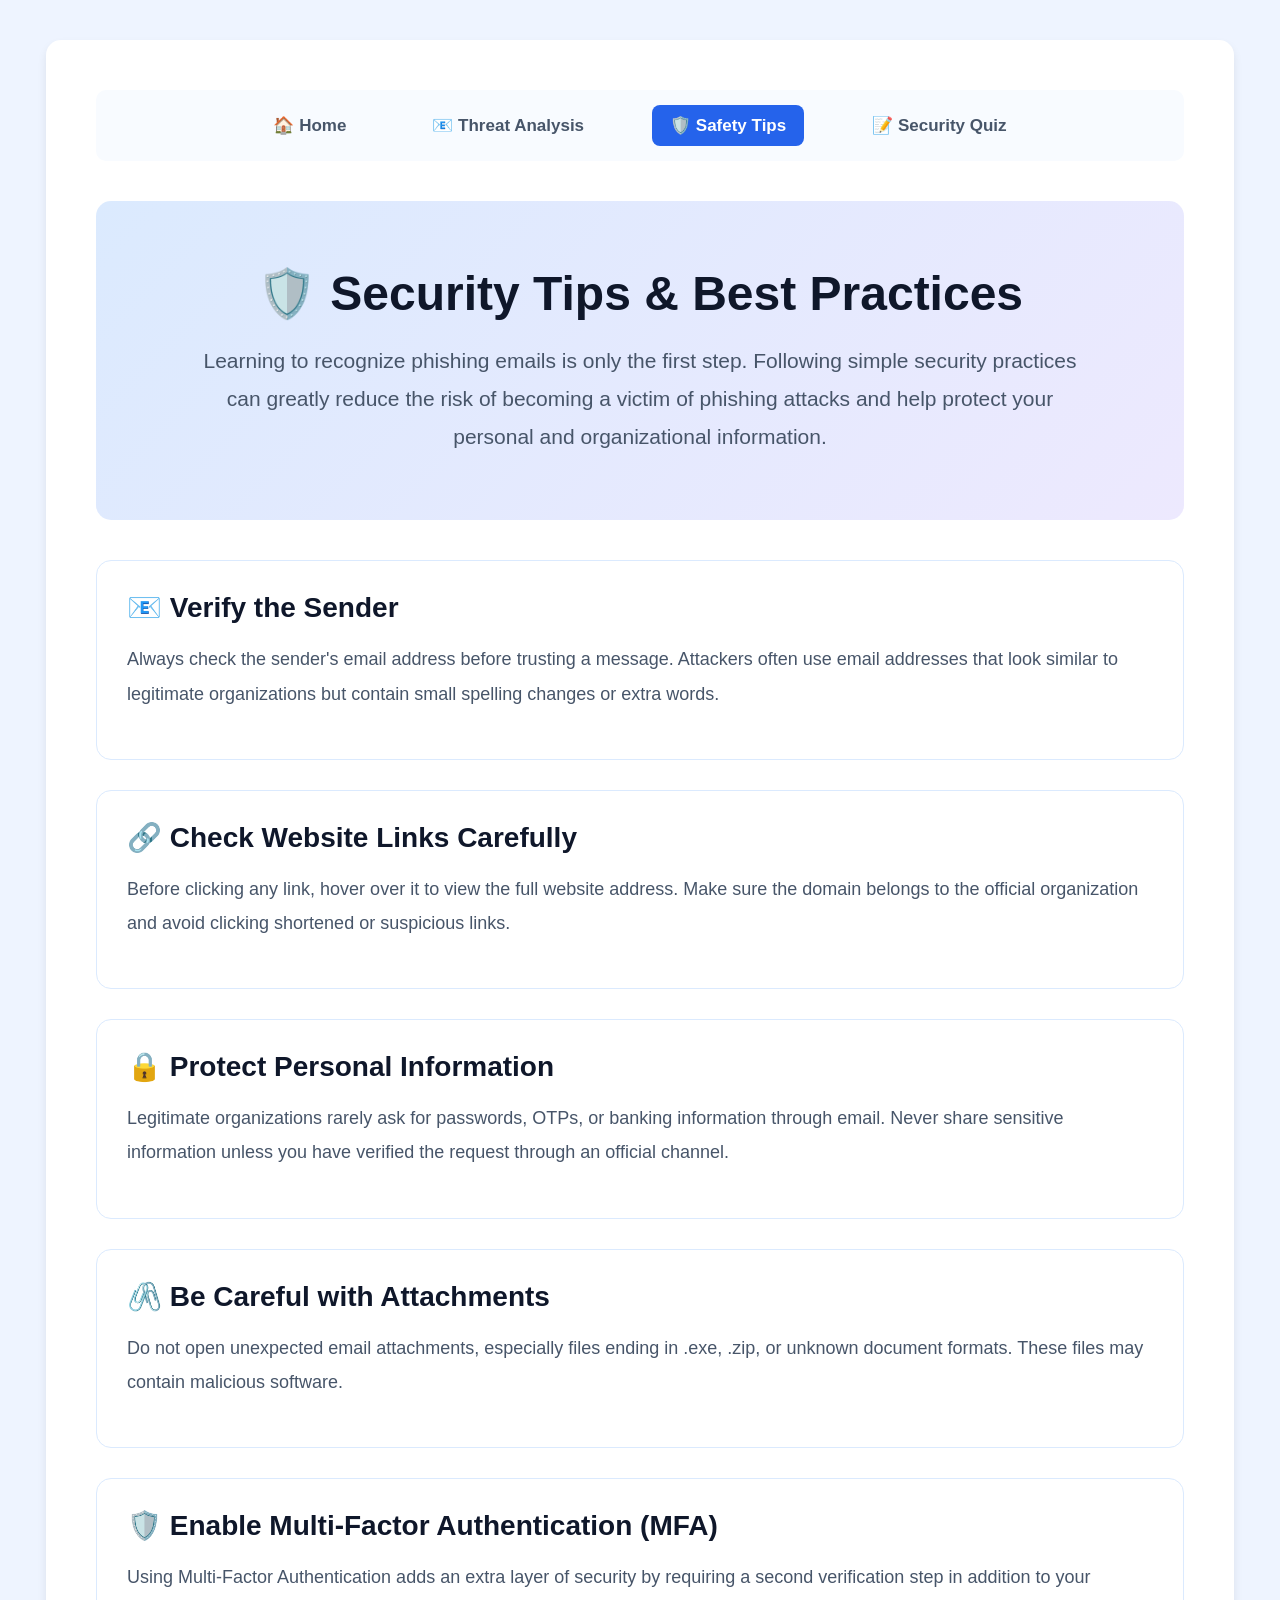
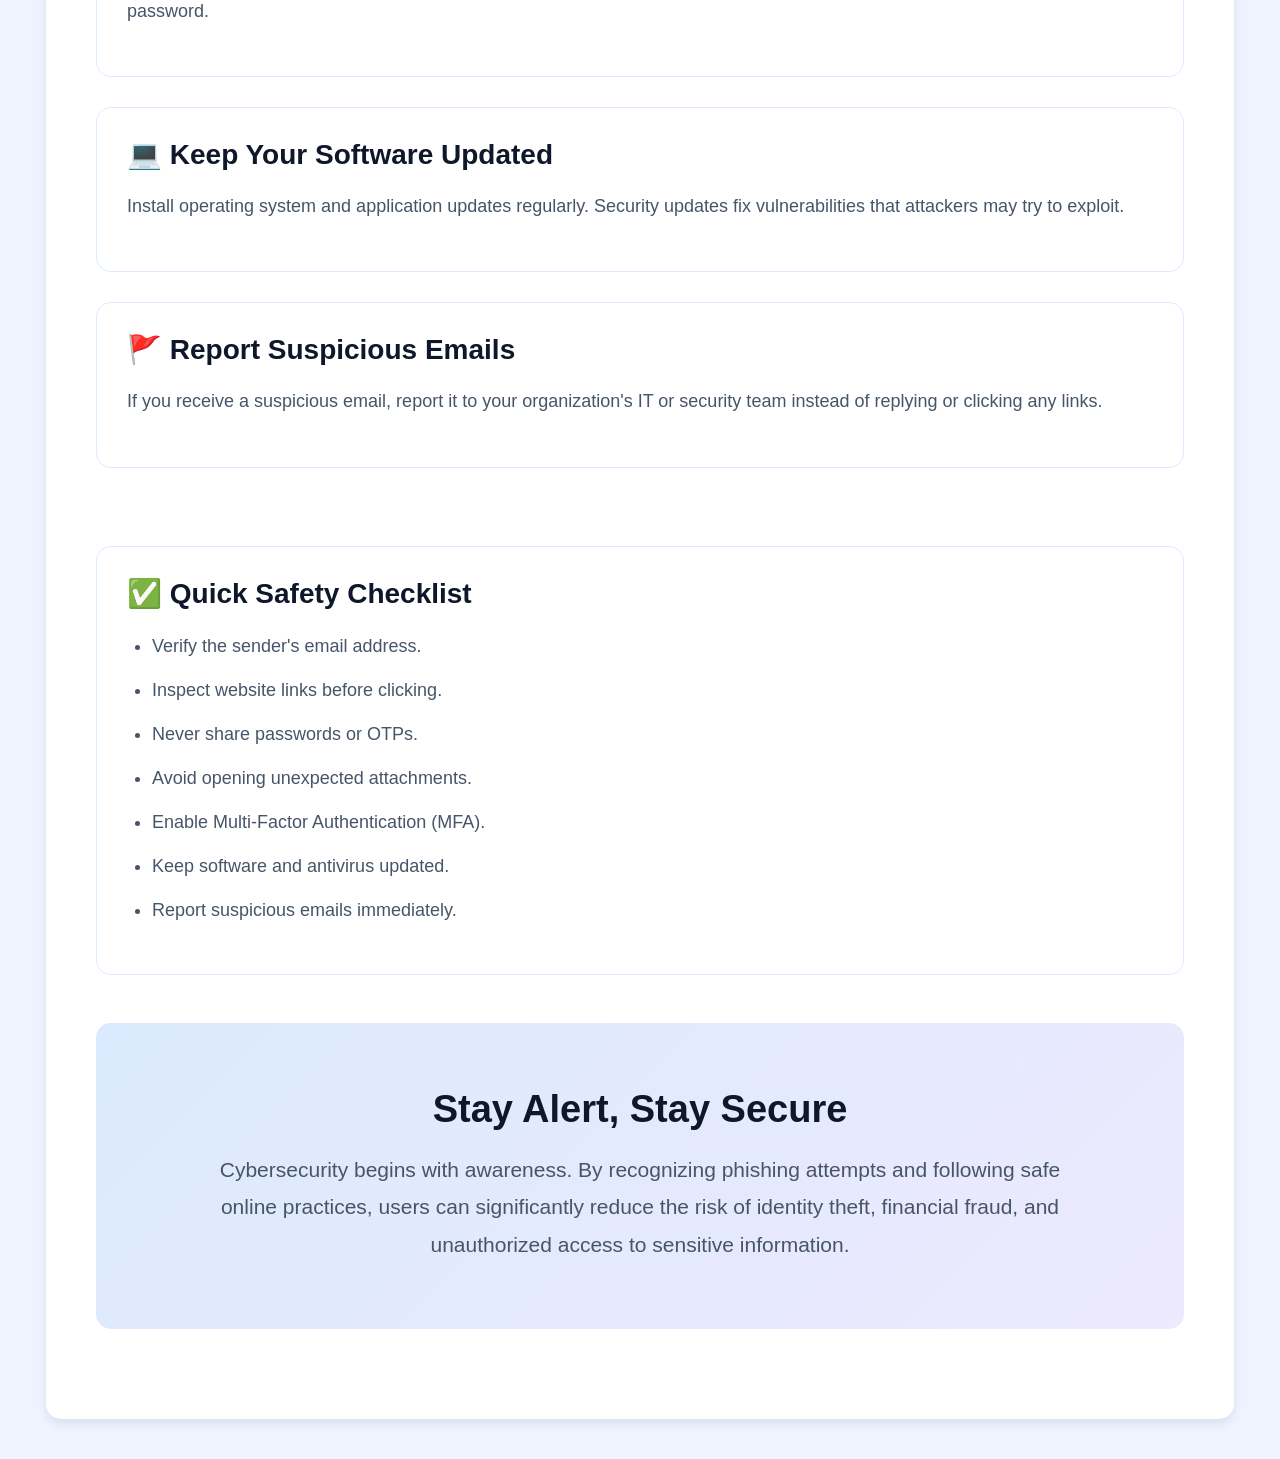
<file: tips.html>
<!DOCTYPE html>
<html lang="en">
<head>
    <meta charset="UTF-8">
    <title>Safety Tips</title>
    <link rel="stylesheet" href="style.css">
</head>
<body>

<div class="app-container">

    <!-- Navigation -->
<div class="navigation">
<a href="index.html"> 🏠 Home </a>
<a href="email-viewer.html"> 📧 Threat Analysis</a>
<a href="tips.html" class="active-link"> 🛡️ Safety Tips</a>
<a href="quiz.html"> 📝 Security Quiz</a>

</div>

<div class="hero">

<h1>🛡️ Security Tips & Best Practices</h1>

<p>
Learning to recognize phishing emails is only the first step. Following simple security practices can greatly reduce the risk of becoming a victim of phishing attacks and help protect your personal and organizational information.
</p>

</div>

<div class="feature-box">

<h2>📧 Verify the Sender</h2>

<p>
Always check the sender's email address before trusting a message. Attackers often use email addresses that look similar to legitimate organizations but contain small spelling changes or extra words.
</p>

</div>
<div class="feature-box">

<h2>🔗 Check Website Links Carefully</h2>

<p>
Before clicking any link, hover over it to view the full website address. Make sure the domain belongs to the official organization and avoid clicking shortened or suspicious links.
</p>

</div>

<div class="feature-box">

<h2>🔒 Protect Personal Information</h2>

<p>
Legitimate organizations rarely ask for passwords, OTPs, or banking information through email. Never share sensitive information unless you have verified the request through an official channel.
</p>

</div>

<div class="feature-box">

<h2>🖇️ Be Careful with Attachments</h2>

<p>
Do not open unexpected email attachments, especially files ending in .exe, .zip, or unknown document formats. These files may contain malicious software.
</p>

</div>

<div class="feature-box">

<h2>🛡️ Enable Multi-Factor Authentication (MFA)</h2>

<p>
Using Multi-Factor Authentication adds an extra layer of security by requiring a second verification step in addition to your password.
</p>

</div>

<div class="feature-box">

<h2>💻 Keep Your Software Updated</h2>

<p>
Install operating system and application updates regularly. Security updates fix vulnerabilities that attackers may try to exploit.
</p>

</div>

<div class="feature-box">

<h2>🚩 Report Suspicious Emails</h2>

<p>
If you receive a suspicious email, report it to your organization's IT or security team instead of replying or clicking any links.
</p>

</div>



<br>

<div class="feature-box">

<h2>✅ Quick Safety Checklist</h2>

<ul>

<li>Verify the sender's email address.</li>

<li>Inspect website links before clicking.</li>

<li>Never share passwords or OTPs.</li>

<li>Avoid opening unexpected attachments.</li>

<li>Enable Multi-Factor Authentication (MFA).</li>

<li>Keep software and antivirus updated.</li>

<li>Report suspicious emails immediately.</li>

</ul>

</div>
<br>

<div class="hero">

<h2>Stay Alert, Stay Secure</h2>

<p>
Cybersecurity begins with awareness. By recognizing phishing attempts and following safe online practices, users can significantly reduce the risk of identity theft, financial fraud, and unauthorized access to sensitive information.
</p>

</div>


</div>
</body>
</html>
</file>
<file: style.css>
/* GENERAL LAYOUT */

body { font-family:'Segoe UI',sans-serif; background:#eef4ff; margin:0; padding:40px 0; color:#475569; }

.app-container { width:85%; max-width:1300px; margin:auto; background:#ffffff; padding:50px; border-radius:15px; box-shadow:0 5px 10px rgba(0,0,0,.08); }

.navigation { display:flex; justify-content:center; gap:50px; background:#f8fbff; padding:15px; border-radius:10px; margin-bottom:40px; }

.navigation a { text-decoration:none; color:#475569; font-size:17px; font-weight:600; padding:10px 18px; border-radius:8px; transition:background .3s; }

.navigation a:hover { background:#dbeafe; color:#2563eb; }

.active-link { background:#2563eb; color:#ffffff !important; }

.page-banner { background:#eff6ff; border-left:5px solid #2563eb; padding:18px; border-radius:10px; margin:35px 0; color:#475569; }

h1 { font-size:46px; text-align:center; color:#0f172a; margin:0 0 20px; }

h2 { font-size:32px; color:#0f172a; margin:40px 0 18px; }

h3 { font-size:24px; color:#0f172a; margin:0 0 12px; }

p { font-size:18px; line-height:1.9; color:#475569; }

ul { padding-left:25px; }

li { font-size:18px; line-height:2; color:#475569; margin-bottom:8px; }

.highlight { color:#2563eb; font-weight:bold; }


/* HOME PAGE */

.hero { background:linear-gradient(135deg,#dbeafe,#ede9fe); padding:65px; border-radius:15px; text-align:center; margin-bottom:40px; }

.hero h1 { font-size:48px; margin-bottom:20px; }

.hero h2 { font-size:38px; margin:0 0 20px; }

.hero p { font-size:21px; max-width:900px; margin:auto; line-height:1.8; }

.feature-grid { display:grid; grid-template-columns:1fr 1fr; gap:20px; margin:40px 0; }

.feature-card { background:#ffffff; border:1px solid #dbeafe; border-radius:15px; padding:25px; text-decoration:none; color:#0f172a; }

.feature-card:hover { background:#f8fbff; }

.feature-card h3 { font-size:22px; margin:0 0 12px; }

.feature-card p { font-size:17px; line-height:1.8; }

.info-section { background:#ffffff; border:1px solid #dbeafe; border-radius:15px; padding:35px; margin:35px 0; }

.info-section h2 { margin-top:0; }

.highlight-box { background:#eff6ff; border-left:5px solid #2563eb; border-radius:15px; padding:35px; margin:35px 0; }

.highlight-box h2 { margin-top:0; }

.start-btn { display:inline-block; margin-top:25px; background:#2563eb; color:#ffffff; text-decoration:none; padding:14px 24px; border-radius:10px; font-weight:bold; }

.start-btn:hover { background:#1d4ed8; }

.end-hero { margin-top:50px; }


/* EMAIL VIEWER */

.threat-simulator { background:#fff5f5; border:1px solid #fca5a5; border-radius:15px; padding:35px; margin-top:25px; }

.meta-line { font-size:18px; color:#64748b; padding-bottom:10px; margin:10px 0; border-bottom:1px solid #e2e8f0; }

.email-body { margin-top:25px; font-size:18px; line-height:1.9; color:#475569; }

.email-body p { margin-bottom:18px; }

.email-body strong { color:#0f172a; }

.email-link { color:#2563eb; font-weight:bold; text-decoration:none; word-break:break-all; }

.email-link:hover { text-decoration:underline; }

.analysis-box { background:#ffffff; border:1px solid #dbeafe; border-radius:15px; padding:35px; margin-top:25px; }

.analysis-box h2 { margin-top:0; }

.analysis-box hr { border:none; border-top:1px solid #dbeafe; margin:25px 0; }

.warning-box { background:#fff7ed; border-left:5px solid #f97316; border-radius:15px; padding:30px; margin-top:25px; }

.warning-box h3 { margin-top:0; color:#ea580c; }

.warning-box p { margin-bottom:0; }

.danger-text { color:#dc2626; font-weight:bold; }


/* URL RISK ANALYZER */

.url-input { width:100%; padding:14px; border:1px solid #cbd5e1; border-radius:10px; font-size:17px; box-sizing:border-box; }

.url-input:focus { outline:none; border-color:#2563eb; }

.analyze-btn { background:#2563eb; color:#ffffff; border:none; padding:14px 24px; border-radius:10px; font-size:17px; cursor:pointer; }

.analyze-btn:hover { background:#1d4ed8; }

.result-text { margin-top:20px; font-size:19px; font-weight:bold; }

.safe { color:#16a34a; }

.caution { color:#ea580c; }

.suspicious { color:#dc2626; }

.info { color:#2563eb; }

/* QUIZ */

.question-box { background:#ffffff; border:1px solid #dbeafe; border-left:5px solid #2563eb; border-radius:15px; padding:25px; margin:25px 0; }

.question-title { font-size:22px; font-weight:bold; color:#0f172a; margin-bottom:18px; }

.option { display:block; background:#f8fbff; border:1px solid #dbeafe; border-radius:10px; padding:15px; margin-bottom:12px; cursor:pointer; font-size:17px; color:#475569; }

.option:hover { background:#eff6ff; }

.option input { margin-right:10px; }

.submit-btn { background:#2563eb; color:#ffffff; border:none; padding:14px 24px; border-radius:10px; font-size:17px; font-weight:bold; cursor:pointer; }

.submit-btn:hover { background:#1d4ed8; }

#quizResult { margin-top:25px; font-size:20px; font-weight:bold; color:#16a34a; }


/* REPORT PAGE */

.report-box { background:#ffffff; border:1px solid #dbeafe; border-radius:15px; padding:35px; margin:35px 0; }

.report-box h2 { margin-top:0; font-size:30px; color:#0f172a; }

.report-box h3 { font-size:24px; color:#0f172a; margin-top:30px; }

.report-box p { font-size:19px; line-height:1.9; color:#475569; }

.report-box ul { padding-left:25px; margin-top:15px; }

.report-box li { font-size:18px; line-height:2; color:#475569; }

.completed { color:#16a34a; font-weight:bold; }

.score-box { background:#eff6ff; border-left:5px solid #2563eb; border-radius:12px; padding:20px; margin:25px 0; }

.score-box h3 { margin:0 0 10px; }

.score-box p { margin:0; }

.performance-box { background:#ecfdf5; border-left:5px solid #16a34a; border-radius:12px; padding:20px; margin:25px 0; }

.performance-box h3 { margin:0 0 10px; }

.performance-box p { margin:0; }

.recommendation-box { background:#fff7ed; border-left:5px solid #f97316; border-radius:12px; padding:20px; margin:25px 0; }

.recommendation-box h3 { margin:0 0 10px; }

.recommendation-box p { margin:0; }

.report-buttons { text-align:center; margin-top:40px; }

.report-buttons a { text-decoration:none; margin:0 10px; }

.report-buttons .submit-btn { display:inline-block; }

#skills p { margin:10px 0; font-size:18px; color:#475569; }

#recommendation p { margin:10px 0; font-size:18px; color:#475569; }

/* SAFETY TIPS PAGE */

.feature-box { background:#ffffff; border:1px solid #dbeafe; border-radius:15px; padding:30px; margin:30px 0; }

.feature-box h2 { margin-top:0; font-size:28px; color:#0f172a; }

.feature-box p { font-size:18px; line-height:1.9; color:#475569; }

.feature-box ul { padding-left:25px; margin-top:15px; }

.feature-box li { font-size:18px; line-height:2; color:#475569; margin-bottom:8px; }

.checklist-box { background:#eff6ff; border-left:5px solid #16a34a; }

.feature-box strong { color:#2563eb; }


/* FOOTER */

.footer { text-align:center; margin-top:50px; padding:20px; border-top:1px solid #dbeafe; font-size:15px; color:#64748b; }

/* RESPONSIVE DESIGN */

@media (max-width:900px){

.app-container { width:95%; padding:25px; }

.navigation { flex-direction:column; gap:10px; }

.feature-grid { grid-template-columns:1fr; }

.hero { padding:40px 25px; }

.hero h1 { font-size:38px; }

.hero h2 { font-size:30px; }

.hero p { font-size:18px; }

h1 { font-size:38px; }

h2 { font-size:28px; }

.question-title { font-size:20px; }

.option { font-size:16px; }

.submit-btn { width:100%; }

.report-buttons a { display:block; margin:10px 0; }

}
</file>
